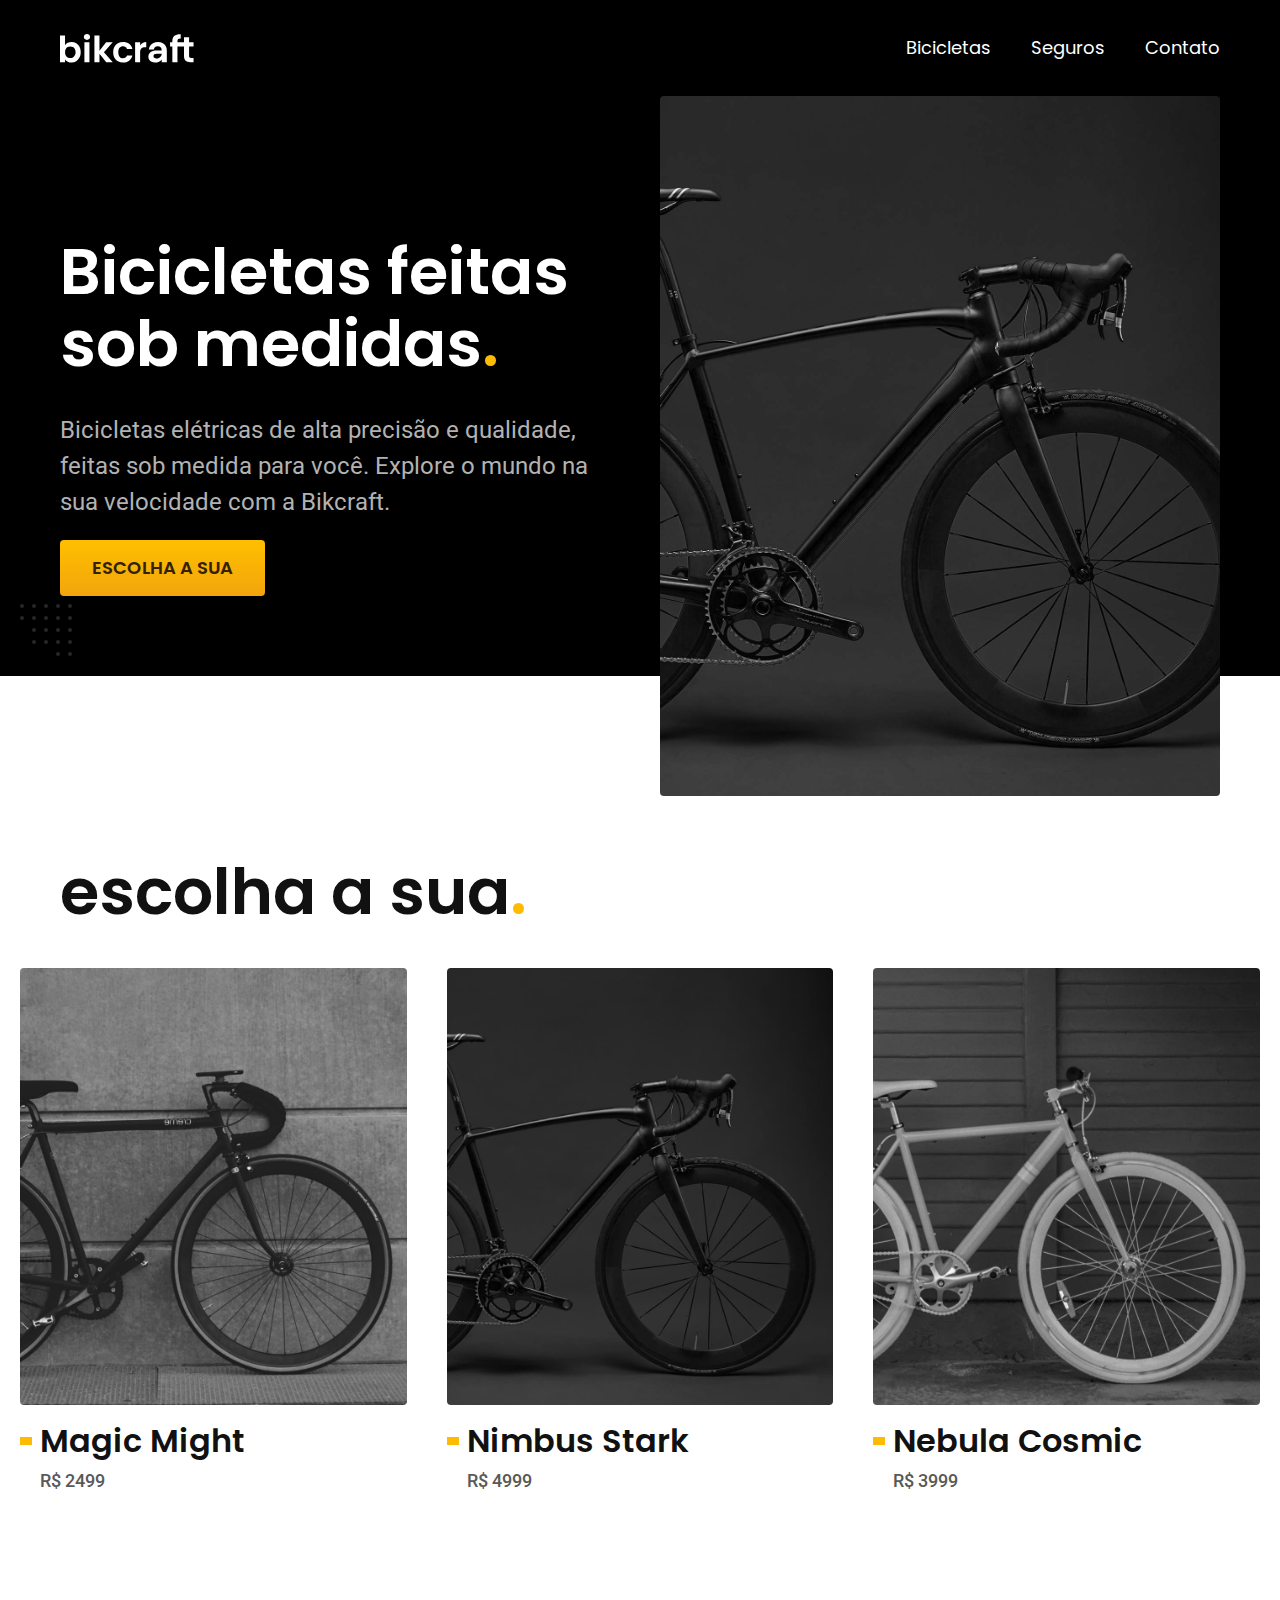
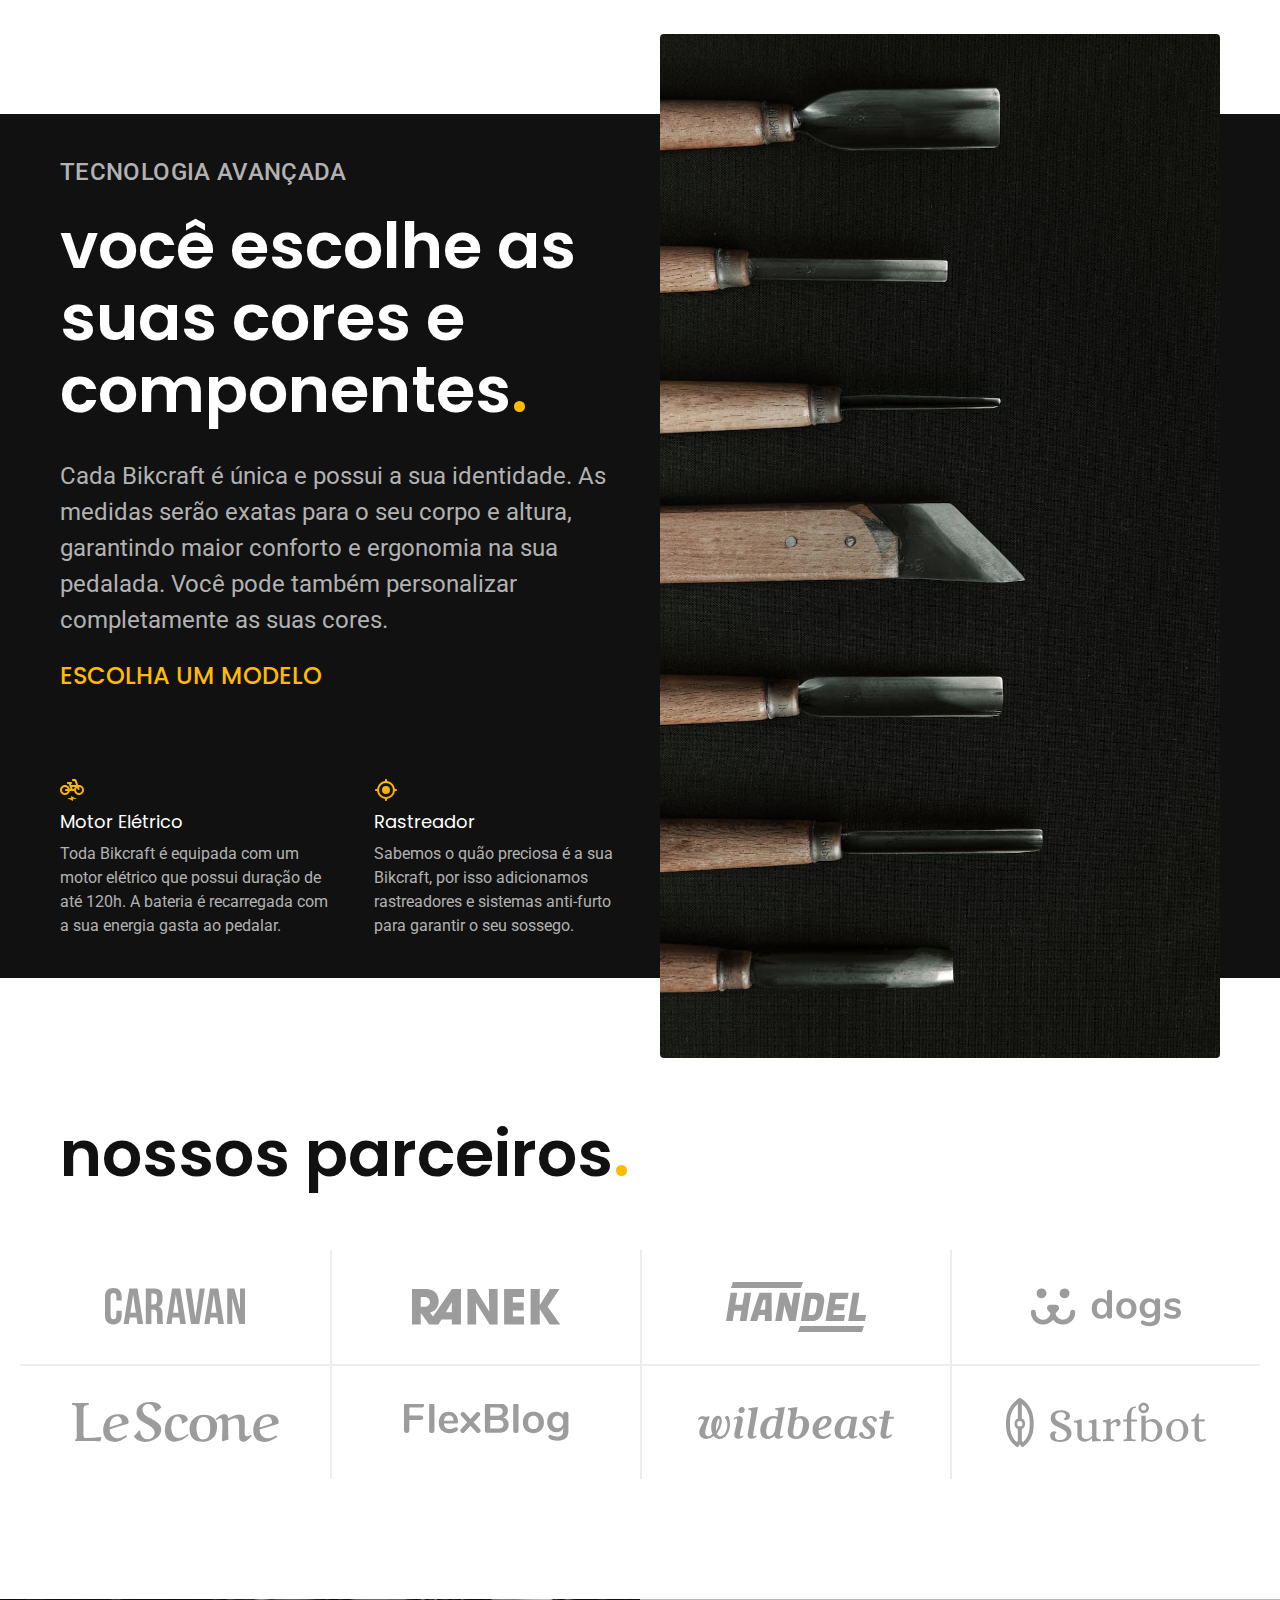
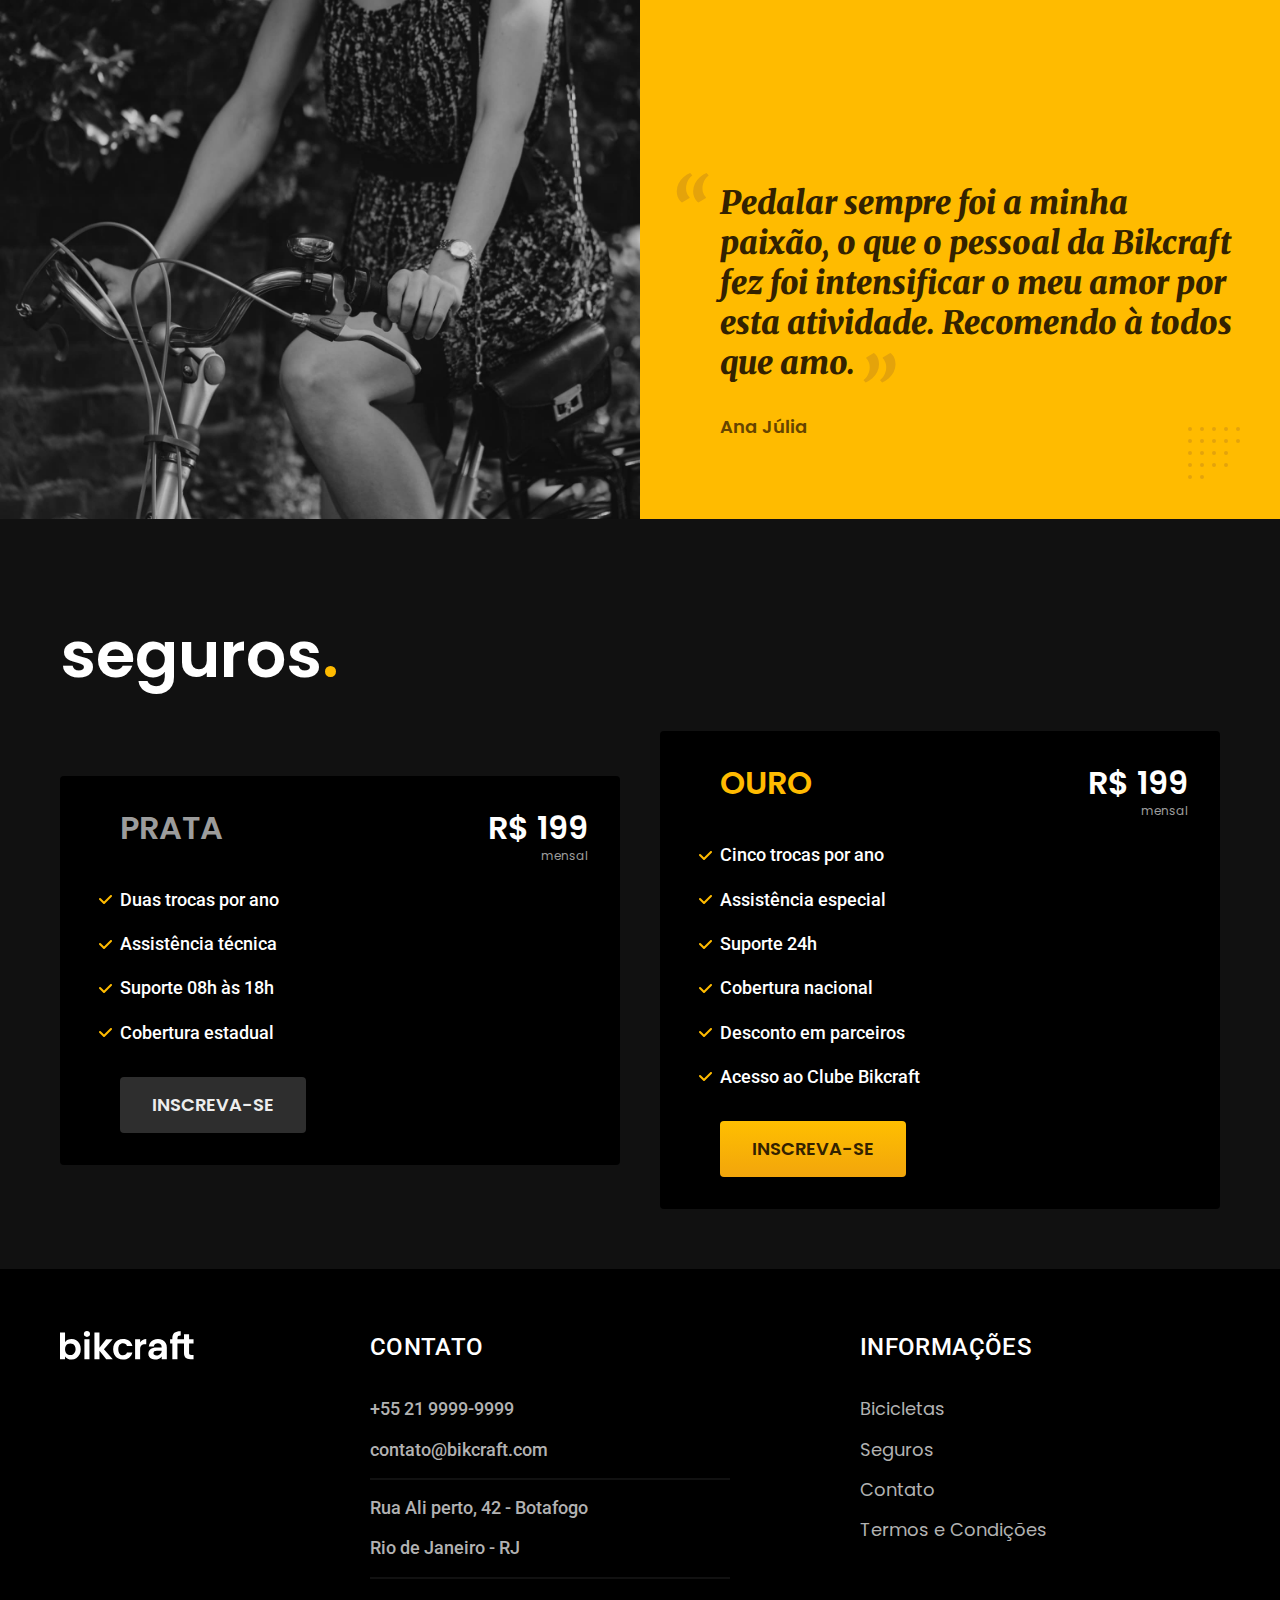
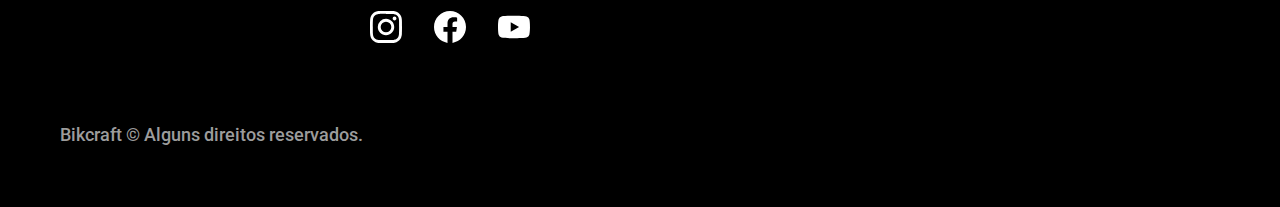
<file: index.html>
<!DOCTYPE html>
<html lang="pt-br">

<head>
  <meta charset="UTF-8">
  <meta name="viewport" content="width=device-width, initial-scale=1.0">
  <title>Bikcraft - Bicicletas Elétricas</title>
  <meta name="description" content="Bicicletas elétricas de alta precisão e qualidade,  feitas sob medida para o cliente. Explore o mundo na sua velocidade com a Bikcraft.">

  <link rel="preload" href="./css/style.css" as="style">
  <link rel="stylesheet" href="./css/style.css">

  <link rel="preconnect" href="https://fonts.googleapis.com">
  <link rel="preconnect" href="https://fonts.gstatic.com" crossorigin>
  <link href="https://fonts.googleapis.com/css2?family=Merriweather:ital,wght@1,900&family=Poppins:wght@500;600&family=Roboto:wght@400;500&display=swap" rel="stylesheet">
</head>

<body>
  <header class="header-bg">
    <div class="header container">
      <a href="./">
        <img src="./img/bikcraft.svg" alt="Bikcraft" width="136" height="32">
      </a>

      <nav aria-label="primaria">
        <ul class="header-menu font-1-m cor-0">
          <li><a href="./bicicletas.html">Bicicletas</a></li>
          <li><a href="./seguros.html">Seguros</a></li>
          <li><a href="./contato.html">Contato</a></li>
        </ul>
      </nav>
    </div>
  </header>

  <main class="introducao-bg">
    <div class="introducao container">
      <div class="introducao-conteudo">
        <h1 class="font-1-xxl cor-0">Bicicletas feitas sob medidas<span class="cor-p1">.</span></h1>
        <p class="font-2-l cor-5">Bicicletas elétricas de alta precisão e qualidade, feitas sob medida para você. Explore o mundo na sua velocidade com a Bikcraft.</p>
        <a class="botao" href="./bicicletas.html">Escolha a sua</a>
      </div>
      <picture>
        <source media="(max-width: 800px)" srcset="./img/bicicletas/nimbus.jpg">
        <img src="./img/fotos/introducao.jpg" width="640" height="800" alt="Bicicleta elétrica preta">
      </picture>
    </div>
  </main>

  <article class="bicicletas-lista">
    <h2 class="container font-1-xxl">escolha a sua<span class="cor-p1">.</span></h2>
    <ul>
      <li>
        <a href="./bicicletas/magic.html">
          <img src="./img/bicicletas/magic-home.jpg" width="460" height="520" alt="Bicicleta preta">
          <h3 class="font-1-xl">Magic Might</h3>
          <span class="font-2-m cor-8">R$ 2499</span>
        </a>
      </li>
      <li>
        <a href="./bicicletas/magic.html">
          <img src="./img/bicicletas/nimbus-home.jpg" width="460" height="520" alt="Bicicleta preta">
          <h3 class="font-1-xl">Nimbus Stark</h3>
          <span class="font-2-m cor-8">R$ 4999</span>
        </a>
      </li>
      <li>
        <a href="./bicicletas/magic.html">
          <img src="./img/bicicletas/nebula-home.jpg" width="460" height="520" alt="Bicicleta preta">
          <h3 class="font-1-xl">Nebula Cosmic</h3>
          <span class="font-2-m cor-8">R$ 3999</span>
        </a>
      </li>
    </ul>
  </article>

  <article class="tecnologia-bg">
    <div class="tecnologia container">
      <div class="tecnologia-conteudo">
        <span class="font-2-l-b cor-5"> Tecnologia Avançada</span>
        <h2 class="font-1-xxl cor-0">você escolhe as suas cores e componentes<span class="cor-p1">.</span></h2>
        <p class="font-2-l cor-5">Cada Bikcraft é única e possui a sua identidade. As medidas serão exatas para o seu corpo e altura, garantindo maior conforto e ergonomia na sua pedalada. Você pode também personalizar completamente as suas cores.</p>
        <a class="link" href="./bicicletas.html">Escolha um modelo</a>
        <div class="tecnologia-vantagens">
          <div>
            <img src="./img/icones/eletrica.svg" alt="" width="24" height="24">
            <h3 class="font-1-m cor-0">Motor Elétrico</h3>
            <p class="font-2-s cor-5">Toda Bikcraft é equipada com um motor elétrico que possui duração de até 120h. A bateria é recarregada com a sua energia gasta ao pedalar.</p>
          </div>
          <div>
            <img src="./img/icones/rastreador.svg" alt="" width="24" height="24">
            <h3 class="font-1-m cor-0">Rastreador</h3>
            <p class="font-2-s cor-5">Sabemos o quão preciosa é a sua Bikcraft, por isso adicionamos rastreadores e sistemas anti-furto para garantir o seu sossego.</p>
          </div>
        </div>
      </div>
      <div class="tecnologia-imagem">
        <img src="./img/fotos/tecnologia.jpg" alt="" width="700" height="1120">
      </div>
    </div>
  </article>

  <section class="parceiros" aria-label="Nossos Parceiros">
    <h2 class="container font-1-xxl">nossos parceiros<span class="cor-p1">.</span></h2>
    <ul>
      <li><img src="./img/parceiros/caravan.svg" alt="Caravan" width="140" height="38"></li>
      <li><img src="./img/parceiros/ranek.svg" alt="Ranek" width="149" height="36"></li>
      <li><img src="./img/parceiros/handel.svg" alt="Handel" width="140" height="50"></li>
      <li><img src="./img/parceiros/dogs.svg" alt="Dogs" width="152" height="39"></li>
      <li><img src="./img/parceiros/lescone.svg" alt="LeScone" width="208" height="41"></li>
      <li><img src="./img/parceiros/flexblog.svg" alt="FlexBlog" width="165" height="38"></li>
      <li><img src="./img/parceiros/wildbeast.svg" alt="Wildbeast" width="196" height="34"></li>
      <li><img src="./img/parceiros/surfbot.svg" alt="Surfbot" width="200" height="49"></li>
    </ul>
  </section>

  <section class="depoimento" aria-label="Depoimento">
    <div>
      <img src="./img/fotos/depoimento.jpg" alt="Pessoa pedalando uma bicicleta Bikcraft" width="780" height="680">
    </div>
    <div class="depoimento-conteudo">
      <blockquote class="font-1-xl cor-p5">
        <p>Pedalar sempre foi a minha paixão, o que o pessoal da Bikcraft fez foi intensificar o meu amor por esta atividade. Recomendo à todos que amo.</p>
      </blockquote>
      <span class="font-1-m-b cor-p4">Ana Júlia</span>
    </div>
  </section>

  <article class="seguros-bg">
    <div class="seguros container">
      <h2 class="font-1-xxl cor-0">seguros<span class="cor-p1">.</span></h2>
      <div class="seguros-item">
        <h3 class="font-1-xl cor-6">PRATA</h3>
        <span class="font-1-xl cor-0">R$ 199 <span class="font-1-xs cor-6">mensal</span></span>
        <ul class="font-2-m cor-0">
          <li>Duas trocas por ano</li>
          <li>Assistência técnica</li>
          <li>Suporte 08h às 18h</li>
          <li>Cobertura estadual</li>
        </ul>
        <a class="botao secundario" href="./orcamento.html">Inscreva-se</a>
      </div>

      <div class="seguros-item">
        <h3 class="font-1-xl cor-p1">OURO</h3>
        <span class="font-1-xl cor-0">R$ 199 <span class="font-1-xs cor-6">mensal</span></span>
        <ul class="font-2-m cor-0">
          <li>Cinco trocas por ano</li>
          <li>Assistência especial</li>
          <li>Suporte 24h</li>
          <li>Cobertura nacional</li>
          <li>Desconto em parceiros</li>
          <li>Acesso ao Clube Bikcraft</li>
        </ul>
        <a class="botao" href="./orcamento.html">Inscreva-se</a>
      </div>
    </div>
  </article>

  <footer class="footer-bg">
    <div class="footer container">
      <img src="./img/bikcraft.svg" width="136" height="32" alt="Bikcraft">
      <div class="footer-contato">
        <h3 class="font-2-l-b cor-0">Contato</h3>
        <ul class="font-2-m cor-5">
          <li><a href="tel:+5521999999999">+55 21 9999-9999</a></li>
          <li><a href="mailto:contato@bikcraft.com">contato@bikcraft.com</a></li>
          <li>Rua Ali perto, 42 - Botafogo</li>
          <li>Rio de Janeiro - RJ</li>
        </ul>
        <div class="footer-redes">
          <a href="./">
            <img src="./img/redes/instagram.svg" alt="Instagram" width="32" height="32">
          </a>
          <a href="./">
            <img src="./img/redes/facebook.svg" alt="Facebook" width="32" height="32">
          </a>
          <a href="./">
            <img src="./img/redes/youtube.svg" alt="Youtube" width="32" height="32">
          </a>
        </div>
      </div>
      <div class="footer-informacoes">
        <h3 class="font-2-l-b cor-0">Informações</h3>
        <nav>
          <ul class="font-1-m cor-5">
            <li><a href="./bicicletas.html">Bicicletas</a></li>
            <li><a href="./seguros.html">Seguros</a></li>
            <li><a href="./contato.html">Contato</a></li>
            <li><a href="./termos.html">Termos e Condições</a></li>
          </ul>
        </nav>
      </div>
      <p class="footer-copy font-2-m cor-6">Bikcraft © Alguns direitos reservados.</p>
    </div>
  </footer>
</body>

</html>
</file>
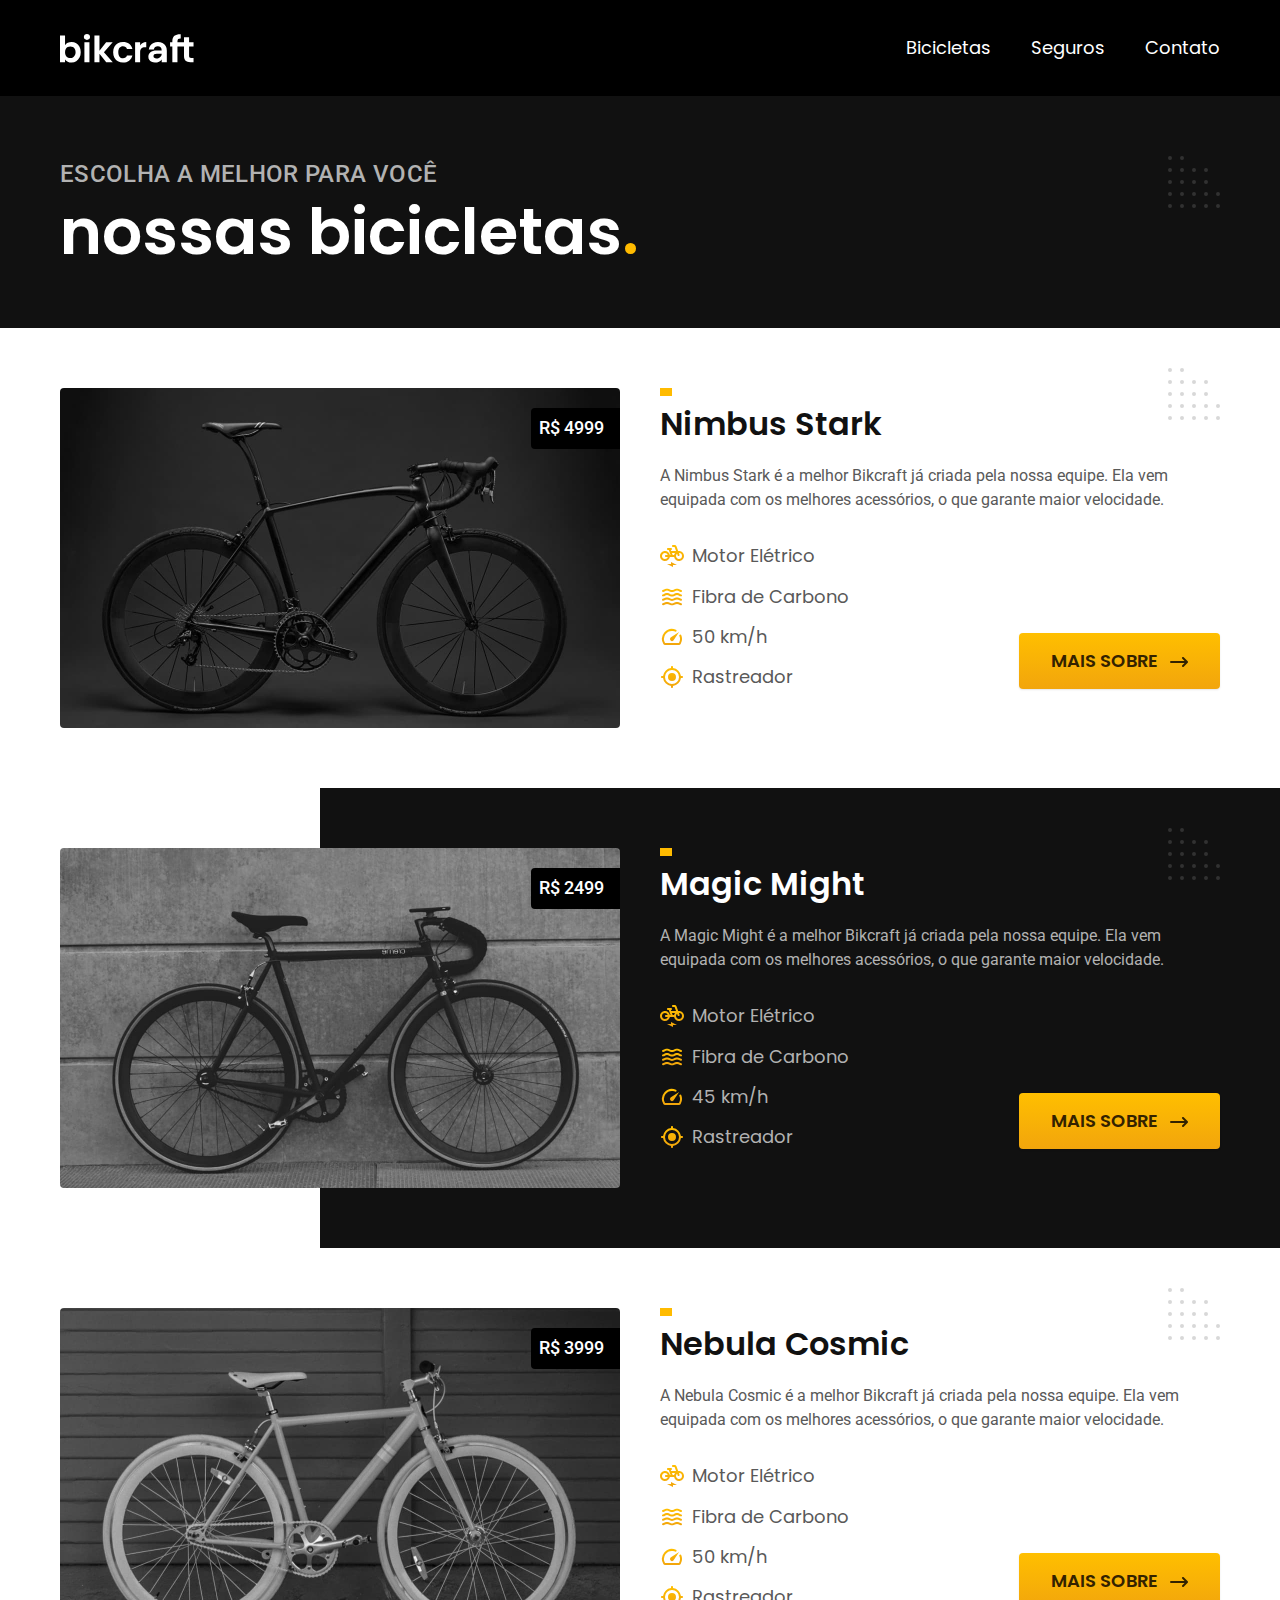
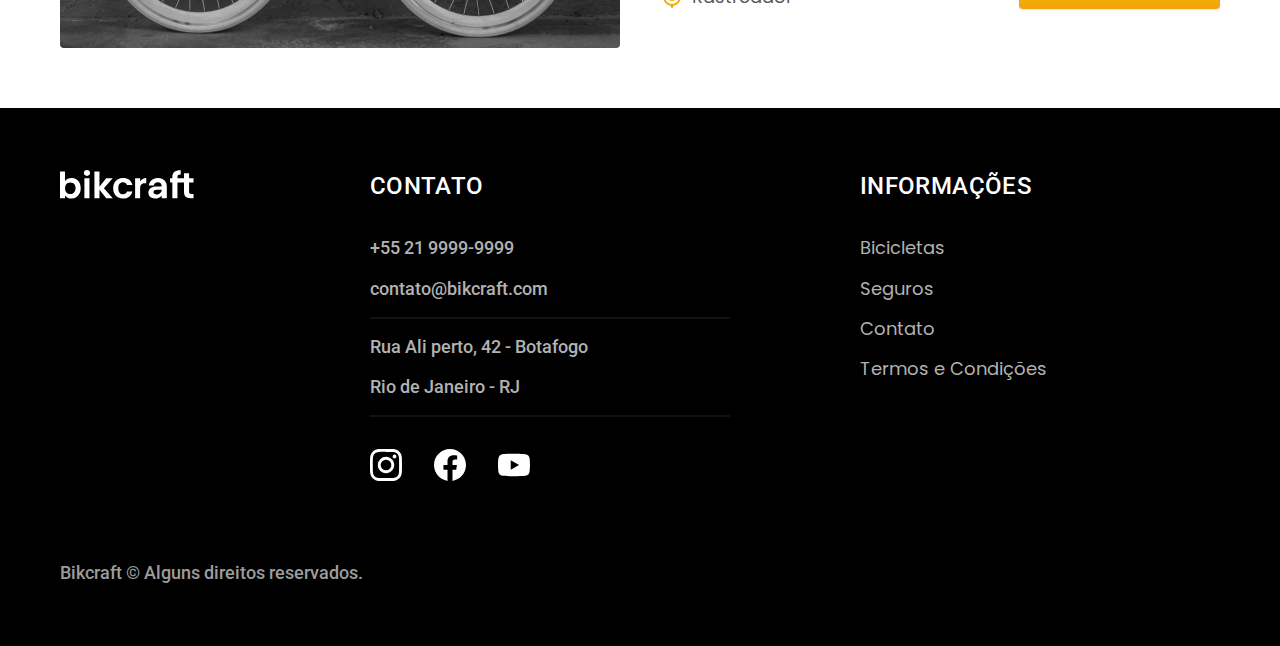
<file: bicicletas.html>
<!DOCTYPE html>
<html lang="pt-br">

<head>
  <meta charset="UTF-8">
  <meta name="viewport" content="width=device-width, initial-scale=1.0">
  <title>Bicicletas - Bikcraft</title>
  <meta name="description" content="Termos e Condições.">

  <link rel="preload" href="./css/style.css" as="style">
  <link rel="stylesheet" href="./css/style.css">

  <link rel="preconnect" href="https://fonts.googleapis.com">
  <link rel="preconnect" href="https://fonts.gstatic.com" crossorigin>
  <link href="https://fonts.googleapis.com/css2?family=Merriweather:ital,wght@1,900&family=Poppins:wght@500;600&family=Roboto:wght@400;500&display=swap" rel="stylesheet">
</head>

<body id="bicicletas">
  <header class="header-bg">
    <div class="header container">
      <a href="./">
        <img src="./img/bikcraft.svg" alt="Bikcraft" width="136" height="32">
      </a>

      <nav aria-label="primaria">
        <ul class="header-menu font-1-m cor-0">
          <li><a href="./bicicletas.html">Bicicletas</a></li>
          <li><a href="./seguros.html">Seguros</a></li>
          <li><a href="./contato.html">Contato</a></li>
        </ul>
      </nav>
    </div>
  </header>

  <main>
    <div class="titulo-bg">
      <div class="titulo container">
        <p class="font-2-l-b cor-5">Escolha a melhor para você</p>
        <h1 class="font-1-xxl cor-0">nossas bicicletas<span class="cor-p1">.</span></h1>
      </div>
    </div>

    <div class="bicicletas container">
      <div class="bicicletas-imagem">
        <img src="./img/bicicletas/nimbus.jpg" width="1120" height="680" alt="Bicicleta preta">
        <span class="font-2-m cor-0">R$ 4999</span>
      </div>
      <div class="bicicletas-conteudo">
        <h2 class="font-1-xl">Nimbus Stark</h2>
        <p class="font-2-s cor-8">A Nimbus Stark é a melhor Bikcraft já criada pela nossa equipe. Ela vem equipada com os melhores acessórios, o que garante maior velocidade.</p>
        <ul class="font-1-m cor-8">
          <li><img src="./img/icones/eletrica.svg" width="32" height="32" alt=""><span>Motor Elétrico</span></li>
          <li><img src="./img/icones/carbono.svg" width="32" height="32" alt=""><span>Fibra de Carbono</span></li>
          <li><img src="./img/icones/velocidade.svg" width="32" height="32" alt=""><span>50 km/h</span></li>
          <li><img src="./img/icones/rastreador.svg" width="32" height="32" alt=""><span>Rastreador</span></li>
        </ul>
        <a class="botao seta" href="./bicicletas/nimbus.html">Mais Sobre</a>
      </div>
    </div>

    <div class="bicicletas-bg">
      <div class="bicicletas container">
        <div class="bicicletas-imagem">
          <img src="./img/bicicletas/magic.jpg" width="1120" height="680" alt="Bicicleta preta">
          <span class="font-2-m cor-0">R$ 2499</span>
        </div>
        <div class="bicicletas-conteudo">
          <h2 class="font-1-xl cor-0">Magic Might</h2>
          <p class="font-2-s cor-5">A Magic Might é a melhor Bikcraft já criada pela nossa equipe. Ela vem equipada com os melhores acessórios, o que garante maior velocidade.</p>
          <ul class="font-1-m cor-5">
            <li><img src="./img/icones/eletrica.svg" width="32" height="32" alt=""><span>Motor Elétrico</span></li>
            <li><img src="./img/icones/carbono.svg" width="32" height="32" alt=""><span>Fibra de Carbono</span></li>
            <li><img src="./img/icones/velocidade.svg" width="32" height="32" alt=""><span>45 km/h</span></li>
            <li><img src="./img/icones/rastreador.svg" width="32" height="32" alt=""><span>Rastreador</span></li>
          </ul>
          <a class="botao seta" href="./bicicletas/magic.html">Mais Sobre</a>
        </div>
      </div>
    </div>

    <div class="bicicletas container">
      <div class="bicicletas-imagem">
        <img src="./img/bicicletas/nebula.jpg" width="1120" height="680" alt="Bicicleta preta">
        <span class="font-2-m cor-0">R$ 3999</span>
      </div>
      <div class="bicicletas-conteudo">
        <h2 class="font-1-xl">Nebula Cosmic</h2>
        <p class="font-2-s cor-8">A Nebula Cosmic é a melhor Bikcraft já criada pela nossa equipe. Ela vem equipada com os melhores acessórios, o que garante maior velocidade.</p>
        <ul class="font-1-m cor-8">
          <li><img src="./img/icones/eletrica.svg" width="32" height="32" alt=""><span>Motor Elétrico</span></li>
          <li><img src="./img/icones/carbono.svg" width="32" height="32" alt=""><span>Fibra de Carbono</span></li>
          <li><img src="./img/icones/velocidade.svg" width="32" height="32" alt=""><span>50 km/h</span></li>
          <li><img src="./img/icones/rastreador.svg" width="32" height="32" alt=""><span>Rastreador</span></li>
        </ul>
        <a class="botao seta" href="./bicicletas/nebula.html">Mais Sobre</a>
      </div>
    </div>
  </main>

  <footer class="footer-bg">
    <div class="footer container">
      <img src="./img/bikcraft.svg" alt="Bikcraft">
      <div class="footer-contato">
        <h3 class="font-2-l-b cor-0">Contato</h3>
        <ul class="font-2-m cor-5">
          <li><a href="tel:+5521999999999">+55 21 9999-9999</a></li>
          <li><a href="mailto:contato@bikcraft.com">contato@bikcraft.com</a></li>
          <li>Rua Ali perto, 42 - Botafogo</li>
          <li>Rio de Janeiro - RJ</li>
        </ul>
        <div class="footer-redes">
          <a href="./">
            <img src="./img/redes/instagram.svg" width="32" height="32" alt="Instagram">
          </a>
          <a href="./">
            <img src="./img/redes/facebook.svg" width="32" height="32" alt="Facebook">
          </a>
          <a href="./">
            <img src="./img/redes/youtube.svg" width="32" height="32" alt="Youtube">
          </a>
        </div>
      </div>
      <div class="footer-informacoes">
        <h3 class="font-2-l-b cor-0">Informações</h3>
        <nav>
          <ul class="font-1-m cor-5">
            <li><a href="./bicicletas.html">Bicicletas</a></li>
            <li><a href="./seguros.html">Seguros</a></li>
            <li><a href="./contato.html">Contato</a></li>
            <li><a href="./termos.html">Termos e Condições</a></li>
          </ul>
        </nav>
      </div>
      <p class="footer-copy font-2-m cor-6">Bikcraft © Alguns direitos reservados.</p>
    </div>
  </footer>
</file>
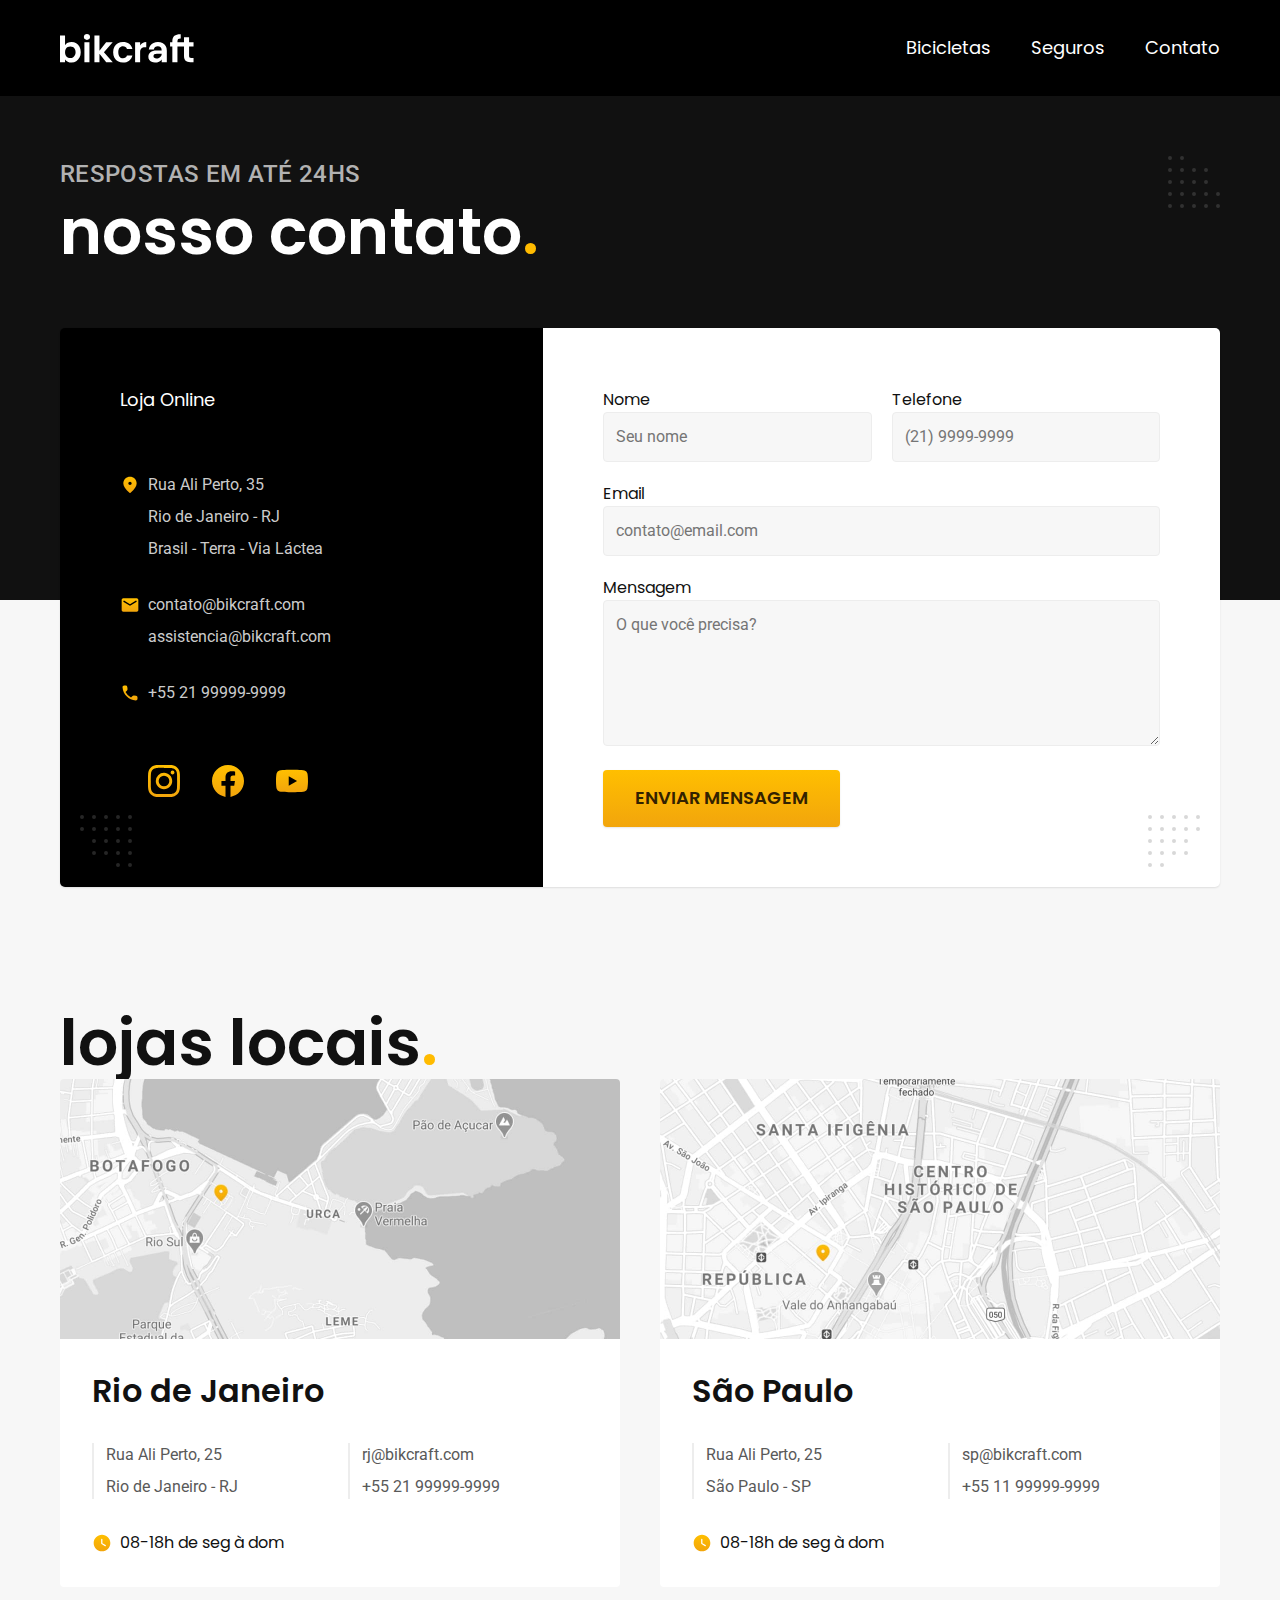
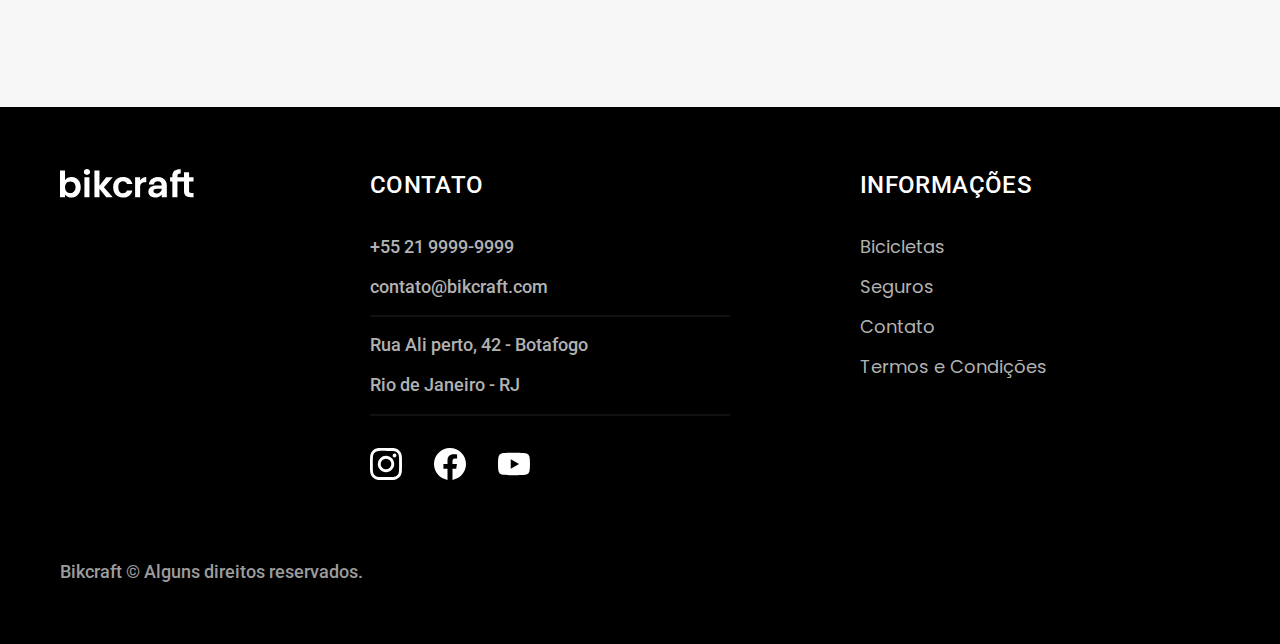
<file: contato.html>
<!DOCTYPE html>
<html lang="pt-br">

<head>
  <meta charset="UTF-8">
  <meta name="viewport" content="width=device-width, initial-scale=1.0">
  <title>Contato - Bikcraft</title>
  <meta name="description" content="Contato.">

  <link rel="preload" href="./css/style.css" as="style">
  <link rel="stylesheet" href="./css/style.css">

  <link rel="preconnect" href="https://fonts.googleapis.com">
  <link rel="preconnect" href="https://fonts.gstatic.com" crossorigin>
  <link href="https://fonts.googleapis.com/css2?family=Merriweather:ital,wght@1,900&family=Poppins:wght@500;600&family=Roboto:wght@400;500&display=swap" rel="stylesheet">
</head>

<body id="contato">
  <header class="header-bg">
    <div class="header container">
      <a href="./">
        <img src="./img/bikcraft.svg" width="136" height="32" alt="Bikcraft">
      </a>

      <nav aria-label="primaria">
        <ul class="header-menu font-1-m cor-0">
          <li><a href="./bicicletas.html">Bicicletas</a></li>
          <li><a href="./seguros.html">Seguros</a></li>
          <li><a href="./contato.html">Contato</a></li>
        </ul>
      </nav>
    </div>
  </header>

  <main>
    <div class="titulo-bg">
      <div class="titulo container">
        <p class="font-2-l-b cor-5">Respostas em até 24hs</p>
        <h1 class="font-1-xxl cor-0">nosso contato<span class="cor-p1">.</span></h1>
      </div>
    </div>

    <div class="contato container">
      <section class="contato-dados" aria-label="Endereço">
        <h2 class="font-1-m cor-0">Loja Online</h2>
        <div class="contato-endereco font-2-s cor-4">
          <p>Rua Ali Perto, 35</p>
          <p>Rio de Janeiro - RJ</p>
          <p>Brasil - Terra - Via Láctea</p>
        </div>
        <address class="contato-meios font-2-s cor-4">
          <a href="mailto:contato@bikcraft.com">contato@bikcraft.com</a>
          <a href="mailto:contato@bikcraft.com">assistencia@bikcraft.com</a>
          <a href="tel:+5521999999999">+55 21 99999-9999</a>
        </address>
        <div class="contato-redes">
          <a href="./">
            <img src="./img/redes/instagram-p.svg" width="32" height="32" alt="Instagram">
          </a>
          <a href="./">
            <img src="./img/redes/facebook-p.svg" width="32" height="32" alt="Facebook">
          </a>
          <a href="./">
            <img src="./img/redes/youtube-p.svg" width="32" height="32" alt="Youtube">
          </a>
        </div>
      </section>

      <section class="contato-formulario" aria-label="Formulário">
        <form class="form" action="./">
          <div>
            <label for="nome">Nome</label>
            <input type="text" id="nome" name="nome" placeholder="Seu nome">
          </div>
          <div>
            <label for="telefone">Telefone</label>
            <input type="text" id="telefone" name="telefone" placeholder="(21) 9999-9999">
          </div>
          <div class="col-2">
            <label for="email">Email</label>
            <input type="email" id="email" name="email" placeholder="contato@email.com">
          </div>
          <div class="col-2">
            <label for="mensagem">Mensagem</label>
            <textarea id="mensagem" name="mensagem" placeholder="O que você precisa?" rows="5"></textarea>
          </div>
          <button class="botao col-2">Enviar Mensagem</button>
        </form>
      </section>
    </div>
  </main>

  <article class="lojas container">
    <h2 class="font-1-xxl">lojas locais<span class="cor-p1">.</span></h2>
    <div class="lojas-item">
      <img src="./img/lojas/rj.jpg" width="1120" height="520" alt="mapa marcando o endereço em Rua Ali Perto, 25 - Rio de Janeiro">
      <div class="lojas-conteudo">
        <h3 class="font-1-xl">Rio de Janeiro</h3>
        <div class="lojas-dados font-2-s cor-8">
          <p>Rua Ali Perto, 25</p>
          <p>Rio de Janeiro - RJ</p>
        </div>
        <div class="lojas-dados font-2-s cor-8">
          <a href="mailto:rj@bikcraft.com">rj@bikcraft.com</a>
          <a href="tel:+5521999999999">+55 21 99999-9999</a>
        </div>
        <p class="lojas-tempo font-1-s"> <img src="./img/icones/horario.svg" width="20" height="20" alt=""> 08-18h de seg à dom</p>
      </div>
    </div>

    <div class="lojas-item">
      <img src="./img/lojas/sp.jpg" width="1120" height="520" alt="mapa marcando o endereço em Rua Ali Perto, 25 - São Paulo">
      <div class="lojas-conteudo">
        <h3 class="font-1-xl">São Paulo</h3>
        <div class="lojas-dados font-2-s cor-8">
          <p>Rua Ali Perto, 25</p>
          <p>São Paulo - SP</p>
        </div>
        <div class="lojas-dados font-2-s cor-8">
          <a href="mailto:sp@bikcraft.com">sp@bikcraft.com</a>
          <a href="tel:+5511999999999">+55 11 99999-9999</a>
        </div>
        <p class="lojas-tempo font-1-s"><img src="./img/icones/horario.svg" width="20" height="20" alt=""> 08-18h de seg à dom</p>
      </div>
    </div>
  </article>

  <footer class="footer-bg">
    <div class="footer container">
      <img src="./img/bikcraft.svg" width="136" height="32" alt="Bikcraft">
      <div class="footer-contato">
        <h3 class="font-2-l-b cor-0">Contato</h3>
        <ul class="font-2-m cor-5">
          <li><a href="tel:+5521999999999">+55 21 9999-9999</a></li>
          <li><a href="mailto:contato@bikcraft.com">contato@bikcraft.com</a></li>
          <li>Rua Ali perto, 42 - Botafogo</li>
          <li>Rio de Janeiro - RJ</li>
        </ul>
        <div class="footer-redes">
          <a href="./">
            <img src="./img/redes/instagram.svg" width="32" height="32" alt="Instagram">
          </a>
          <a href="./">
            <img src="./img/redes/facebook.svg" width="32" height="32" alt="Facebook">
          </a>
          <a href="./">
            <img src="./img/redes/youtube.svg" width="32" height="32" alt="Youtube">
          </a>
        </div>
      </div>
      <div class="footer-informacoes">
        <h3 class="font-2-l-b cor-0">Informações</h3>
        <nav>
          <ul class="font-1-m cor-5">
            <li><a href="./bicicletas.html">Bicicletas</a></li>
            <li><a href="./seguros.html">Seguros</a></li>
            <li><a href="./contato.html">Contato</a></li>
            <li><a href="./termos.html">Termos e Condições</a></li>
          </ul>
        </nav>
      </div>
      <p class="footer-copy font-2-m cor-6">Bikcraft © Alguns direitos reservados.</p>
    </div>
  </footer>
</file>
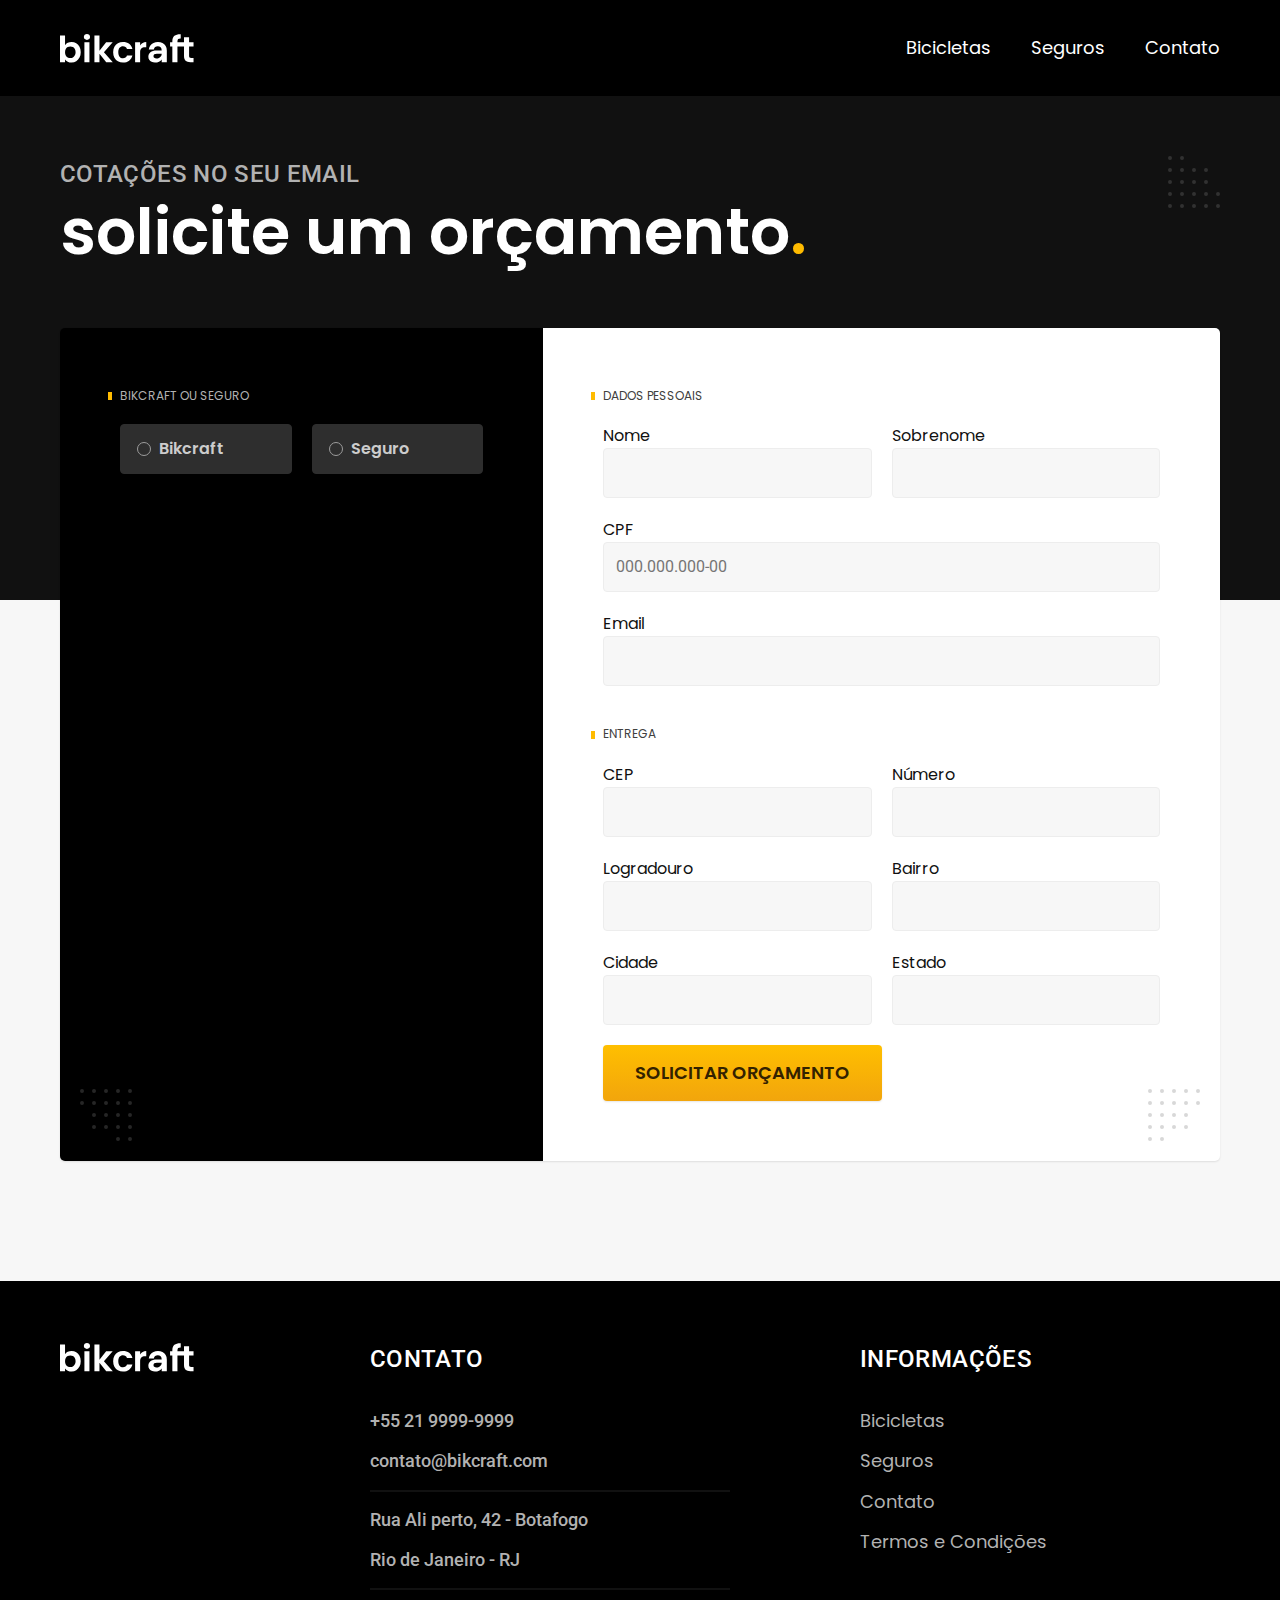
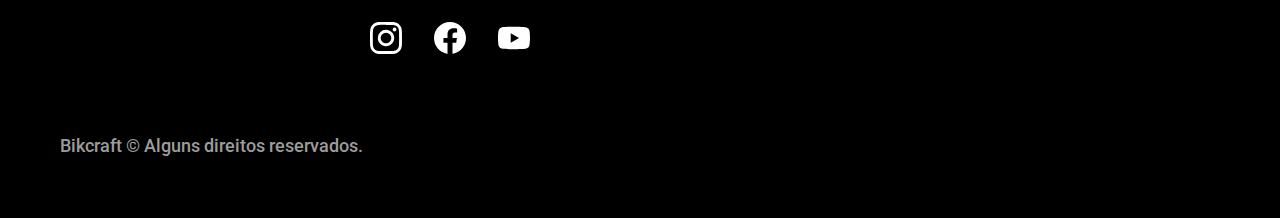
<file: orcamento.html>
<!DOCTYPE html>
<html lang="pt-br">

<head>
  <meta charset="UTF-8">
  <meta name="viewport" content="width=device-width, initial-scale=1.0">
  <title>Termos e Condições - Bikcraft</title>
  <meta name="description" content="Termos e Condições.">

  <link rel="preload" href="./css/style.css" as="style">
  <link rel="stylesheet" href="./css/style.css">

  <link rel="preconnect" href="https://fonts.googleapis.com">
  <link rel="preconnect" href="https://fonts.gstatic.com" crossorigin>
  <link href="https://fonts.googleapis.com/css2?family=Merriweather:ital,wght@1,900&family=Poppins:wght@500;600&family=Roboto:wght@400;500&display=swap" rel="stylesheet">
</head>

<body id="orcamento">
  <header class="header-bg">
    <div class="header container">
      <a href="./">
        <img src="./img/bikcraft.svg" alt="Bikcraft">
      </a>

      <nav aria-label="primaria">
        <ul class="header-menu font-1-m cor-0">
          <li><a href="./bicicletas.html">Bicicletas</a></li>
          <li><a href="./seguros.html">Seguros</a></li>
          <li><a href="./contato.html">Contato</a></li>
        </ul>
      </nav>
    </div>
  </header>

  <main>
    <div class="titulo-bg">
      <div class="titulo container">
        <p class="font-2-l-b cor-5">Cotações no seu email</p>
        <h1 class="font-1-xxl cor-0">solicite um orçamento<span class="cor-p1">.</span></h1>
      </div>
    </div>

    <form class="orcamento container" action="./">
      <div class="orcamento-produto">
        <h2 class="font-1-xs cor-5">Bikcraft ou Seguro</h2>

        <input type="radio" name="tipo" value="bikcraft" id="bikcraft">
        <label for="bikcraft">Bikcraft</label>

        <input type="radio" name="tipo" value="seguro" id="seguro">
        <label for="seguro">Seguro</label>

        <div class="orcamento-conteudo" id="orcamento-bikcraft">
          <h2 class="font-1-xs cor-5">Escolha a sua</h2>

          <input type="radio" name="produto" value="nimbus" id="nimbus">
          <label for="nimbus">Nimbus Stark <span>R$ 4999</span></label>
          <div class="orcamento-detalhes">
            <ul>
              <li><img src="./img/icones/eletrica.svg" width="32" height="32" alt="">Motor Elétrico</li>
              <li><img src="./img/icones/carbono.svg" width="32" height="32" alt="">Fibra de Carbono</li>
              <li><img src="./img/icones/velocidade.svg" width="32" height="32" alt="">50 km/h</li>
              <li><img src="./img/icones/rastreador.svg" width="32" height="32" alt="">rastreador</li>
            </ul>
            <img src="./img/bicicletas/nimbus.jpg" width="1120" height="680" alt="Bicicleta preta">
          </div>

          <input type="radio" name="produto" value="magic" id="magic">
          <label for="magic">Magic Might <span>R$ 2499</span></label>
          <div class="orcamento-detalhes">
            <ul>
              <li><img src="./img/icones/eletrica.svg" width="32" height="32" alt="">Motor Elétrico</li>
              <li><img src="./img/icones/carbono.svg" width="32" height="32" alt="">Fibra de Carbono</li>
              <li><img src="./img/icones/velocidade.svg" width="32" height="32" alt="">45 km/h</li>
              <li><img src="./img/icones/rastreador.svg" width="32" height="32" alt="">rastreador</li>
            </ul>
            <img src="./img/bicicletas/magic.jpg" width="1120" height="680" alt="Bicicleta preta">
          </div>

          <input type="radio" name="produto" value="nebula" id="nebula">
          <label for="nebula">Nebula Cosmic <span>R$ 3999</span></label>
          <div class="orcamento-detalhes">
            <ul>
              <li><img src="./img/icones/eletrica.svg" width="32" height="32" alt="">Motor Elétrico</li>
              <li><img src="./img/icones/carbono.svg" width="32" height="32" alt="">Fibra de Carbono</li>
              <li><img src="./img/icones/velocidade.svg" width="32" height="32" alt="">40 km/h</li>
              <li><img src="./img/icones/rastreador.svg" width="32" height="32" alt="">rastreador</li>
            </ul>
            <img src="./img/bicicletas/nebula.jpg" width="1120" height="680" alt="Bicicleta branca">
          </div>
        </div>

        <div class="orcamento-conteudo" id="orcamento-seguro">
          <h2 class="font-1-xs cor-5">Escolha o plano</h2>

          <input type="radio" name="produto" value="prata" id="prata">
          <label for="prata">Prata <span>R$ 199</span></label>

          <input type="radio" name="produto" value="ouro" id="ouro">
          <label for="ouro">Ouro <span>R$ 299</span></label>
        </div>
      </div>

      <div class="orcamento-dados form">
        <h2 class="font-1-xs cor-9 col-2">dados pessoais</h2>
        <div>
          <label for="nome">Nome</label>
          <input type="text" id="nome" name="nome">
        </div>
        <div>
          <label for="sobrenome">Sobrenome</label>
          <input type="text" id="sobrenome" name="sobrenome">
        </div>
        <div class="col-2">
          <label for="cpf">CPF</label>
          <input type="text" id="cpf" name="cpf" placeholder="000.000.000-00">
        </div>
        <div class="col-2">
          <label for="email">Email</label>
          <input type="email" id="email" name="email">
        </div>
        <h2 class="font-1-xs cor-9 col-2">Entrega</h2>
        <div>
          <label for="cep">CEP</label>
          <input type="text" id="cep" name="cep">
        </div>
        <div>
          <label for="numero">Número</label>
          <input type="text" id="numero" name="numero">
        </div>
        <div>
          <label for="logradouro">Logradouro</label>
          <input type="text" id="logradouro" name="logradouro">
        </div>
        <div>
          <label for="bairro">Bairro</label>
          <input type="text" id="bairro" name="bairro">
        </div>
        <div>
          <label for="cidade">Cidade</label>
          <input type="text" id="cidade" name="cidade">
        </div>
        <div>
          <label for="estado">Estado</label>
          <input type="text" id="estado" name="estado">
        </div>
        <button class="botao col-2">Solicitar Orçamento</button>
      </div>
    </form>
  </main>

  <footer class="footer-bg">
    <div class="footer container">
      <img src="./img/bikcraft.svg" width="136" height="32" alt="Bikcraft">
      <div class="footer-contato">
        <h3 class="font-2-l-b cor-0">Contato</h3>
        <ul class="font-2-m cor-5">
          <li><a href="tel:+5521999999999">+55 21 9999-9999</a></li>
          <li><a href="mailto:contato@bikcraft.com">contato@bikcraft.com</a></li>
          <li>Rua Ali perto, 42 - Botafogo</li>
          <li>Rio de Janeiro - RJ</li>
        </ul>
        <div class="footer-redes">
          <a href="./">
            <img src="./img/redes/instagram.svg" width="32" height="32" alt="Instagram">
          </a>
          <a href="./">
            <img src="./img/redes/facebook.svg" width="32" height="32" alt="Facebook">
          </a>
          <a href="./">
            <img src="./img/redes/youtube.svg" width="32" height="32" alt="Youtube">
          </a>
        </div>
      </div>
      <div class="footer-informacoes">
        <h3 class="font-2-l-b cor-0">Informações</h3>
        <nav>
          <ul class="font-1-m cor-5">
            <li><a href="./bicicletas.html">Bicicletas</a></li>
            <li><a href="./seguros.html">Seguros</a></li>
            <li><a href="./contato.html">Contato</a></li>
            <li><a href="./termos.html">Termos e Condições</a></li>
          </ul>
        </nav>
      </div>
      <p class="footer-copy font-2-m cor-6">Bikcraft © Alguns direitos reservados.</p>
    </div>
  </footer>
</file>
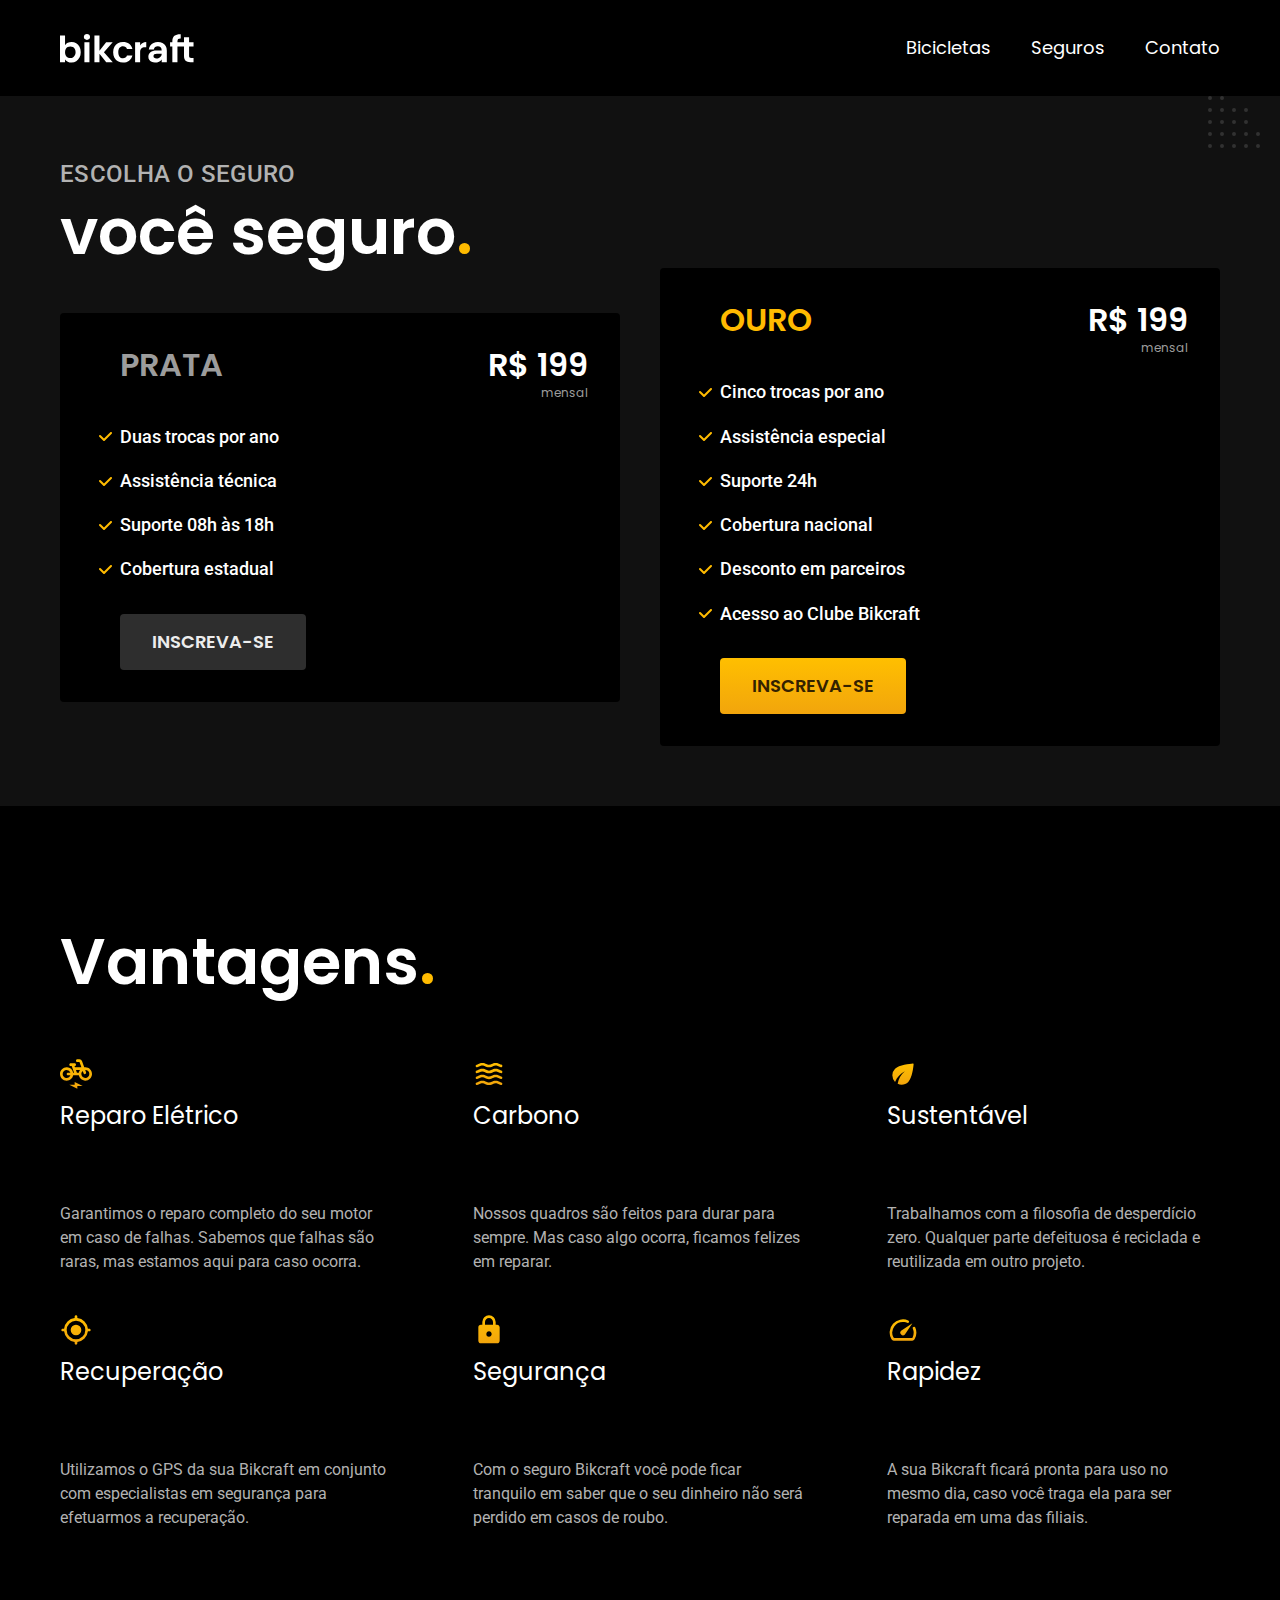
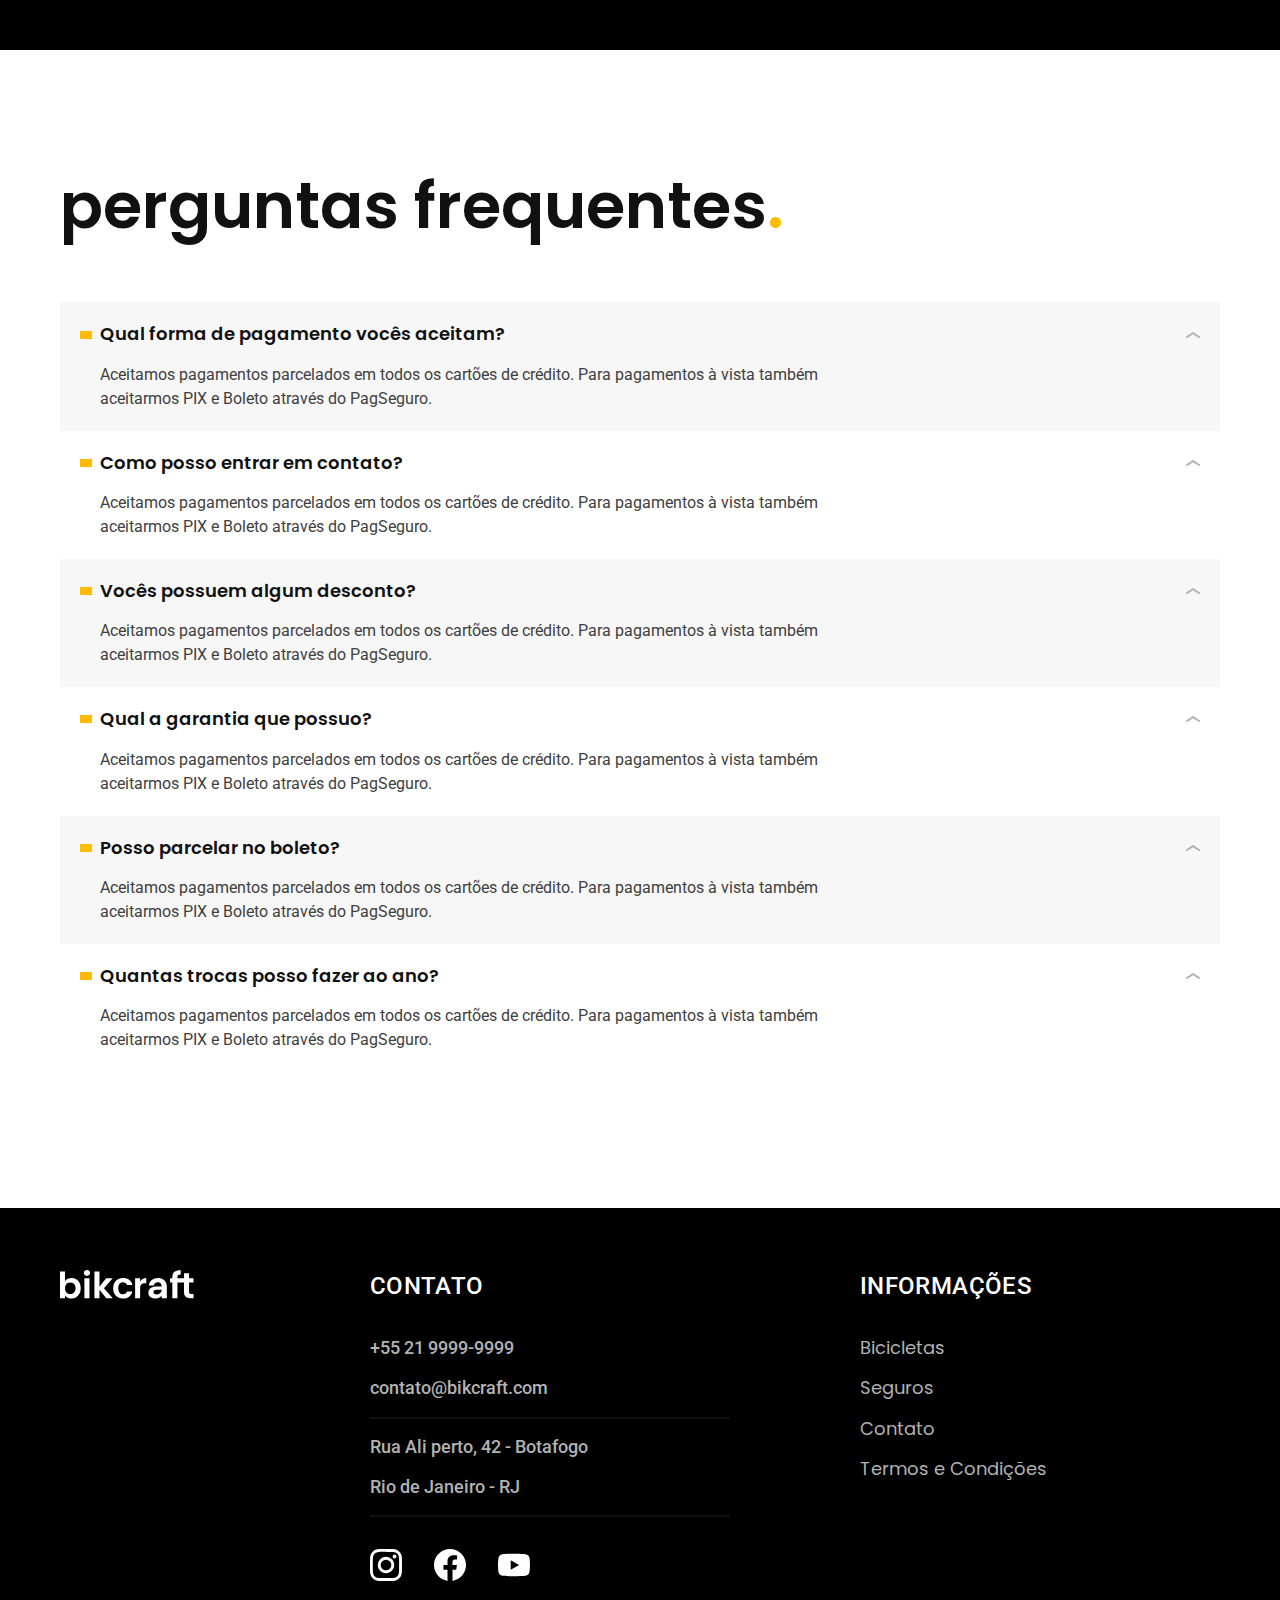
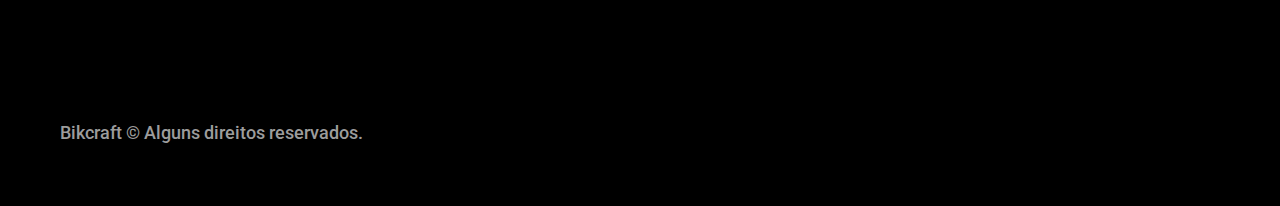
<file: seguros.html>
<!DOCTYPE html>
<html lang="pt-br">

<head>
  <meta charset="UTF-8">
  <meta name="viewport" content="width=device-width, initial-scale=1.0">
  <title>Seguros - Bikcraft</title>
  <meta name="description" content="Termos e Condições.">

  <link rel="preload" href="./css/style.css" as="style">
  <link rel="stylesheet" href="./css/style.css">

  <link rel="preconnect" href="https://fonts.googleapis.com">
  <link rel="preconnect" href="https://fonts.gstatic.com" crossorigin>
  <link href="https://fonts.googleapis.com/css2?family=Merriweather:ital,wght@1,900&family=Poppins:wght@500;600&family=Roboto:wght@400;500&display=swap" rel="stylesheet">
</head>

<body id="seguros">
  <header class="header-bg">
    <div class="header container">
      <a href="./">
        <img src="./img/bikcraft.svg" alt="Bikcraft" width="136" height="32">
      </a>

      <nav aria-label="primaria">
        <ul class="header-menu font-1-m cor-0">
          <li><a href="./bicicletas.html">Bicicletas</a></li>
          <li><a href="./seguros.html">Seguros</a></li>
          <li><a href="./contato.html">Contato</a></li>
        </ul>
      </nav>
    </div>
  </header>

  <main class="seguros-bg">
    <div class="titulo">
      <div class="container">
        <p class="font-2-l-b cor-5">Escolha o seguro</p>
        <h1 class="font-1-xxl cor-0">você seguro<span class="cor-p1">.</span></h1>
      </div>
    </div>

    <div class="seguros container">
      <div class="seguros-item">
        <h3 class="font-1-xl cor-6">PRATA</h3>
        <span class="font-1-xl cor-0">R$ 199 <span class="font-1-xs cor-6">mensal</span></span>
        <ul class="font-2-m cor-0">
          <li>Duas trocas por ano</li>
          <li>Assistência técnica</li>
          <li>Suporte 08h às 18h</li>
          <li>Cobertura estadual</li>
        </ul>
        <a class="botao secundario" href="./orcamento.html">Inscreva-se</a>
      </div>

      <div class="seguros-item">
        <h3 class="font-1-xl cor-p1">OURO</h3>
        <span class="font-1-xl cor-0">R$ 199 <span class="font-1-xs cor-6">mensal</span></span>
        <ul class="font-2-m cor-0">
          <li>Cinco trocas por ano</li>
          <li>Assistência especial</li>
          <li>Suporte 24h</li>
          <li>Cobertura nacional</li>
          <li>Desconto em parceiros</li>
          <li>Acesso ao Clube Bikcraft</li>
        </ul>
        <a class="botao" href="./orcamento.html">Inscreva-se</a>
      </div>
    </div>
  </main>

  <article class="vantagens-bg">
    <div class="vantagens container">
      <h2 class="font-1-xxl cor-0">Vantagens<span class="cor-p1">.</span></h2>
      <ul>
        <li>
          <img src="./img/icones/eletrica.svg" width="32" height="32" alt="">
          <h3 class="font-1-l cor-0">Reparo Elétrico</h3>
          <p class="font-2-s cor-5">Garantimos o reparo completo do seu motor em caso de falhas. Sabemos que falhas são raras, mas estamos aqui para caso ocorra.</p>
        </li>
        <li>
          <img src="./img/icones/carbono.svg" width="32" height="32" alt="">
          <h3 class="font-1-l cor-0">Carbono</h3>
          <p class="font-2-s cor-5">Nossos quadros são feitos para durar para sempre. Mas caso algo ocorra, ficamos felizes em reparar.</p>
        </li>
        <li>
          <img src="./img/icones/sustentavel.svg" width="32" height="32" alt="">
          <h3 class="font-1-l cor-0">Sustentável</h3>
          <p class="font-2-s cor-5">Trabalhamos com a filosofia de desperdício zero. Qualquer parte defeituosa é reciclada e reutilizada em outro projeto.</p>
        </li>
        <li>
          <img src="./img/icones/rastreador.svg" width="32" height="32" alt="">
          <h3 class="font-1-l cor-0">Recuperação</h3>
          <p class="font-2-s cor-5">Utilizamos o GPS da sua Bikcraft em conjunto com especialistas em segurança para efetuarmos a recuperação.</p>
        </li>
        <li>
          <img src="./img/icones/seguro.svg" width="32" height="32" alt="">
          <h3 class="font-1-l cor-0">Segurança</h3>
          <p class="font-2-s cor-5">Com o seguro Bikcraft você pode ficar tranquilo em saber que o seu dinheiro não será perdido em casos de roubo.</p>
        </li>
        <li>
          <img src="./img/icones/velocidade.svg" width="32" height="32" alt="">
          <h3 class="font-1-l cor-0">Rapidez</h3>
          <p class="font-2-s cor-5">A sua Bikcraft ficará pronta para uso no mesmo dia, caso você traga ela para ser reparada em uma das filiais.</p>
        </li>
      </ul>
    </div>
  </article>

  <article class="perguntas container">
    <h2 class="font-1-xxl">perguntas frequentes<span class="cor-p1">.</span></h2>
    <dl>
      <div>
        <dt class="font-1-m-b">Qual forma de pagamento vocês aceitam?</dt>
        <dd class="font-2-s cor-9">Aceitamos pagamentos parcelados em todos os cartões de crédito. Para pagamentos à vista também aceitarmos PIX e Boleto através do PagSeguro.</dd>
      </div>
      <div>
        <dt class="font-1-m-b">Como posso entrar em contato?</dt>
        <dd class="font-2-s cor-9">Aceitamos pagamentos parcelados em todos os cartões de crédito. Para pagamentos à vista também aceitarmos PIX e Boleto através do PagSeguro.</dd>
      </div>
      <div>
        <dt class="font-1-m-b">Vocês possuem algum desconto?</dt>
        <dd class="font-2-s cor-9">Aceitamos pagamentos parcelados em todos os cartões de crédito. Para pagamentos à vista também aceitarmos PIX e Boleto através do PagSeguro.</dd>
      </div>
      <div>
        <dt class="font-1-m-b">Qual a garantia que possuo?</dt>
        <dd class="font-2-s cor-9">Aceitamos pagamentos parcelados em todos os cartões de crédito. Para pagamentos à vista também aceitarmos PIX e Boleto através do PagSeguro.</dd>
      </div>
      <div>
        <dt class="font-1-m-b">Posso parcelar no boleto?</dt>
        <dd class="font-2-s cor-9">Aceitamos pagamentos parcelados em todos os cartões de crédito. Para pagamentos à vista também aceitarmos PIX e Boleto através do PagSeguro.</dd>
      </div>
      <div>
        <dt class="font-1-m-b">Quantas trocas posso fazer ao ano?</dt>
        <dd class="font-2-s cor-9">Aceitamos pagamentos parcelados em todos os cartões de crédito. Para pagamentos à vista também aceitarmos PIX e Boleto através do PagSeguro.</dd>
      </div>
    </dl>
  </article>

  <footer class="footer-bg">
    <div class="footer container">
      <img src="./img/bikcraft.svg" width="136" height="32" alt="Bikcraft">
      <div class="footer-contato">
        <h3 class="font-2-l-b cor-0">Contato</h3>
        <ul class="font-2-m cor-5">
          <li><a href="tel:+5521999999999">+55 21 9999-9999</a></li>
          <li><a href="mailto:contato@bikcraft.com">contato@bikcraft.com</a></li>
          <li>Rua Ali perto, 42 - Botafogo</li>
          <li>Rio de Janeiro - RJ</li>
        </ul>
        <div class="footer-redes">
          <a href="./">
            <img src="./img/redes/instagram.svg" width="32" height="32" alt="Instagram">
          </a>
          <a href="./">
            <img src="./img/redes/facebook.svg" width="32" height="32" alt="Facebook">
          </a>
          <a href="./">
            <img src="./img/redes/youtube.svg" width="32" height="32" alt="Youtube">
          </a>
        </div>
      </div>
      <div class="footer-informacoes">
        <h3 class="font-2-l-b cor-0">Informações</h3>
        <nav>
          <ul class="font-1-m cor-5">
            <li><a href="./bicicletas.html">Bicicletas</a></li>
            <li><a href="./seguros.html">Seguros</a></li>
            <li><a href="./contato.html">Contato</a></li>
            <li><a href="./termos.html">Termos e Condições</a></li>
          </ul>
        </nav>
      </div>
      <p class="footer-copy font-2-m cor-6">Bikcraft © Alguns direitos reservados.</p>
    </div>
  </footer>
</file>
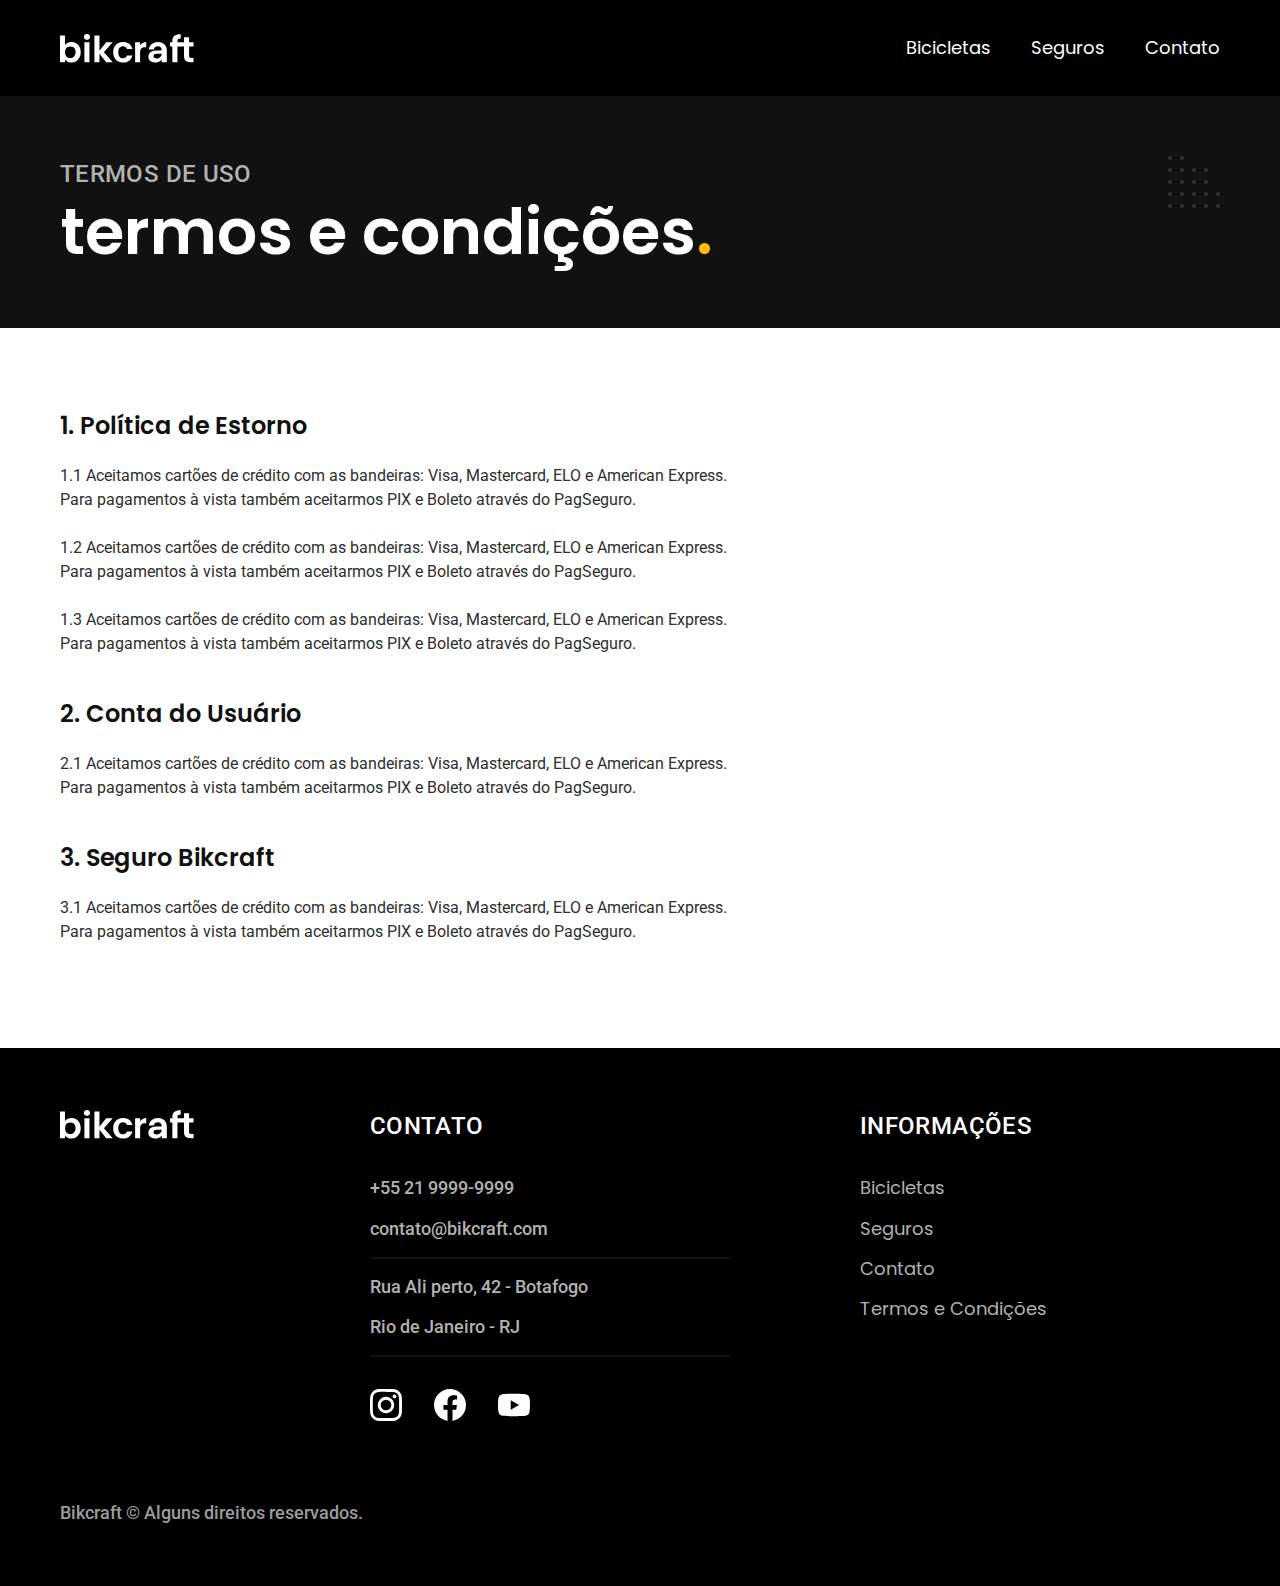
<file: termos.html>
<!DOCTYPE html>
<html lang="pt-br">

<head>
  <meta charset="UTF-8">
  <meta name="viewport" content="width=device-width, initial-scale=1.0">
  <title>Termos e Condições - Bikcraft</title>
  <meta name="description" content="Termos e Condições.">

  <link rel="preload" href="./css/style.css" as="style">
  <link rel="stylesheet" href="./css/style.css">

  <link rel="preconnect" href="https://fonts.googleapis.com">
  <link rel="preconnect" href="https://fonts.gstatic.com" crossorigin>
  <link href="https://fonts.googleapis.com/css2?family=Merriweather:ital,wght@1,900&family=Poppins:wght@500;600&family=Roboto:wght@400;500&display=swap" rel="stylesheet">
</head>

<body id="termos">
  <header class="header-bg">
    <div class="header container">
      <a href="./">
        <img src="./img/bikcraft.svg" width="136" height="32" alt="Bikcraft">
      </a>

      <nav aria-label="primaria">
        <ul class="header-menu font-1-m cor-0">
          <li><a href="./bicicletas.html">Bicicletas</a></li>
          <li><a href="./seguros.html">Seguros</a></li>
          <li><a href="./contato.html">Contato</a></li>
        </ul>
      </nav>
    </div>
  </header>

  <main>
    <div class="titulo-bg">
      <div class="titulo container">
        <p class="font-2-l-b cor-5">Termos de uso</p>
        <h1 class="font-1-xxl cor-0">termos e condições<span class="cor-p1">.</span></h1>
      </div>
    </div>

    <div class="termos font-2-s cor-10 container">
      <h2 class="font-1-l cor-11">1. Política de Estorno</h2>
      <p>1.1 Aceitamos cartões de crédito com as bandeiras: Visa, Mastercard, ELO e American Express. Para pagamentos à vista também aceitarmos PIX e Boleto através do PagSeguro.</p>
      <p>1.2 Aceitamos cartões de crédito com as bandeiras: Visa, Mastercard, ELO e American Express. Para pagamentos à vista também aceitarmos PIX e Boleto através do PagSeguro.</p>
      <p>1.3 Aceitamos cartões de crédito com as bandeiras: Visa, Mastercard, ELO e American Express. Para pagamentos à vista também aceitarmos PIX e Boleto através do PagSeguro.</p>
      <h2 class="font-1-l cor-11">2. Conta do Usuário</h2>
      <p>2.1 Aceitamos cartões de crédito com as bandeiras: Visa, Mastercard, ELO e American Express. Para pagamentos à vista também aceitarmos PIX e Boleto através do PagSeguro.</p>
      <h2 class="font-1-l cor-11">3. Seguro Bikcraft</h2>
      <p>3.1 Aceitamos cartões de crédito com as bandeiras: Visa, Mastercard, ELO e American Express. Para pagamentos à vista também aceitarmos PIX e Boleto através do PagSeguro.</p>
    </div>
  </main>

  <footer class="footer-bg">
    <div class="footer container">
      <img src="./img/bikcraft.svg" width="136" height="32" alt="Bikcraft">
      <div class="footer-contato">
        <h3 class="font-2-l-b cor-0">Contato</h3>
        <ul class="font-2-m cor-5">
          <li><a href="tel:+5521999999999">+55 21 9999-9999</a></li>
          <li><a href="mailto:contato@bikcraft.com">contato@bikcraft.com</a></li>
          <li>Rua Ali perto, 42 - Botafogo</li>
          <li>Rio de Janeiro - RJ</li>
        </ul>
        <div class="footer-redes">
          <a href="./">
            <img src="./img/redes/instagram.svg" width="32" height="32" alt="Instagram">
          </a>
          <a href="./">
            <img src="./img/redes/facebook.svg" width="32" height="32" alt="Facebook">
          </a>
          <a href="./">
            <img src="./img/redes/youtube.svg" width="32" height="32" alt="Youtube">
          </a>
        </div>
      </div>
      <div class="footer-informacoes">
        <h3 class="font-2-l-b cor-0">Informações</h3>
        <nav>
          <ul class="font-1-m cor-5">
            <li><a href="./bicicletas.html">Bicicletas</a></li>
            <li><a href="./seguros.html">Seguros</a></li>
            <li><a href="./contato.html">Contato</a></li>
            <li><a href="./termos.html">Termos e Condições</a></li>
          </ul>
        </nav>
      </div>
      <p class="footer-copy font-2-m cor-6">Bikcraft © Alguns direitos reservados.</p>
    </div>
  </footer>
</file>
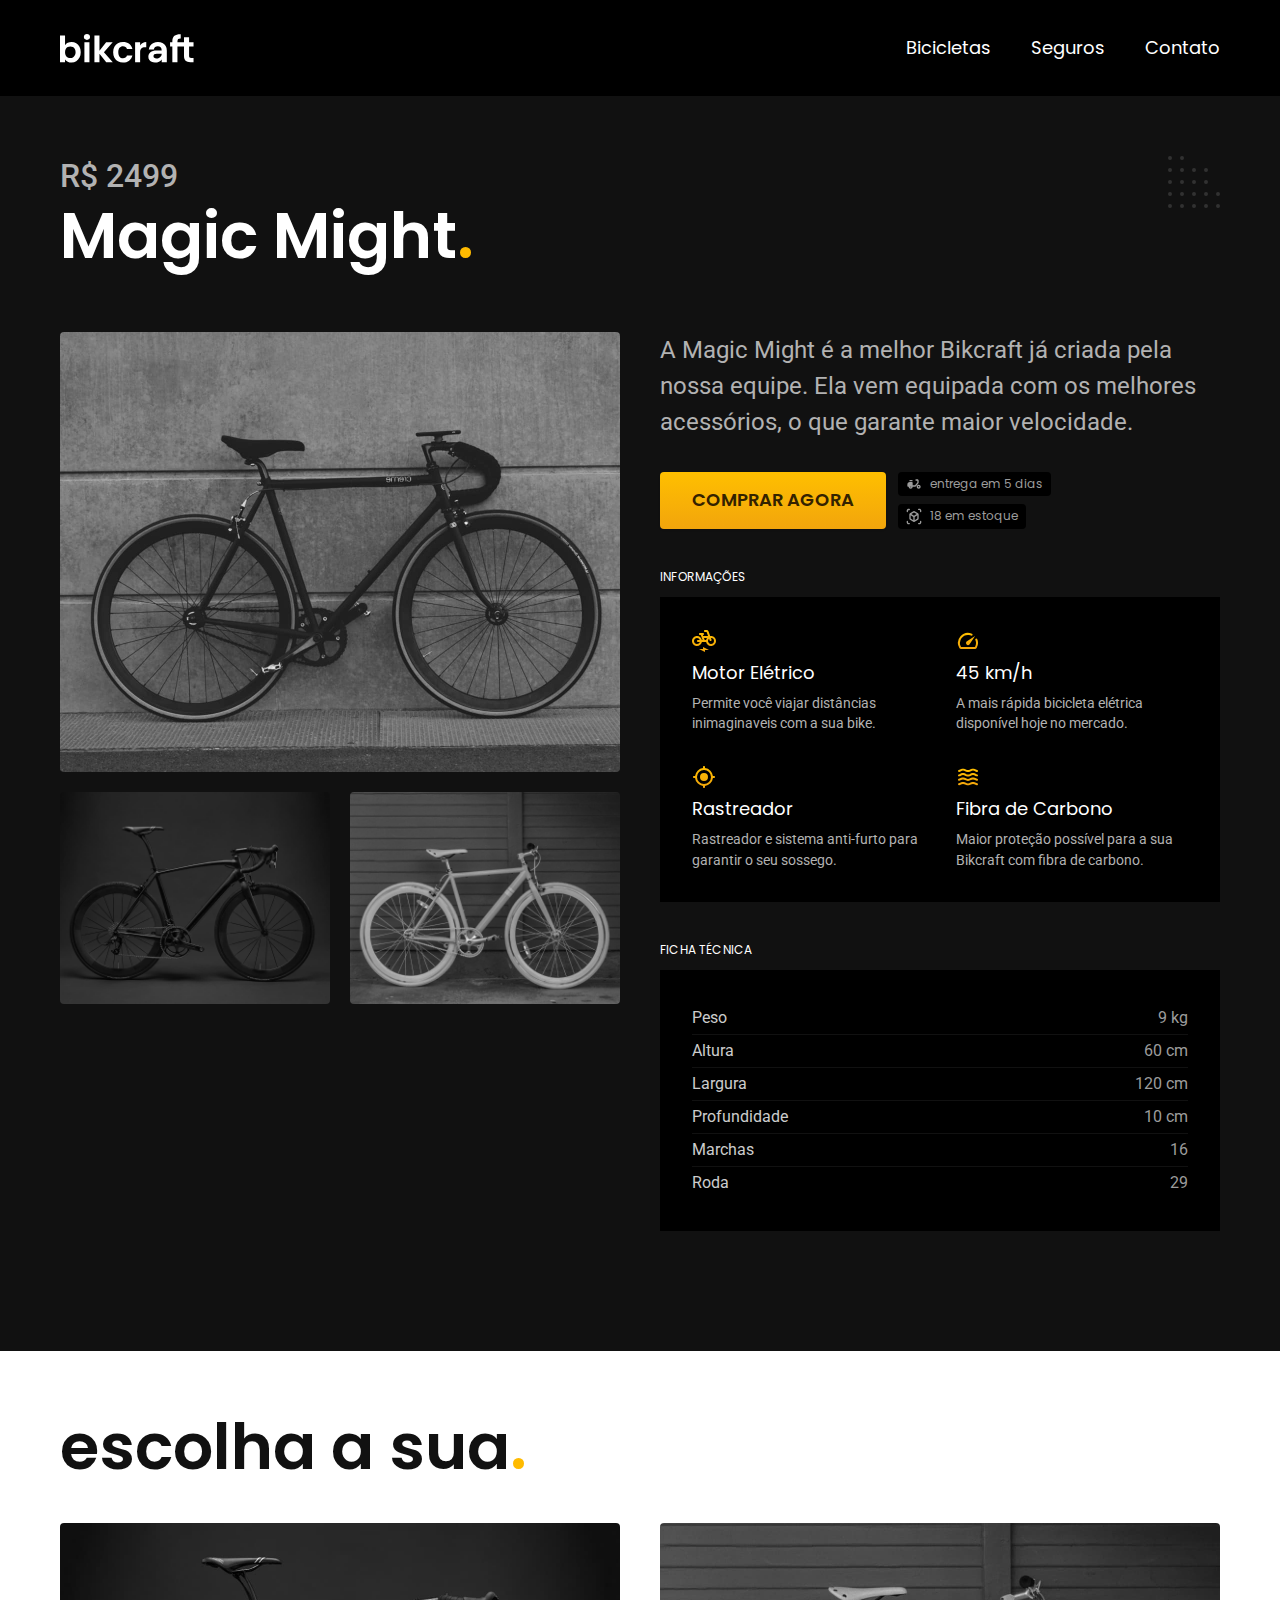
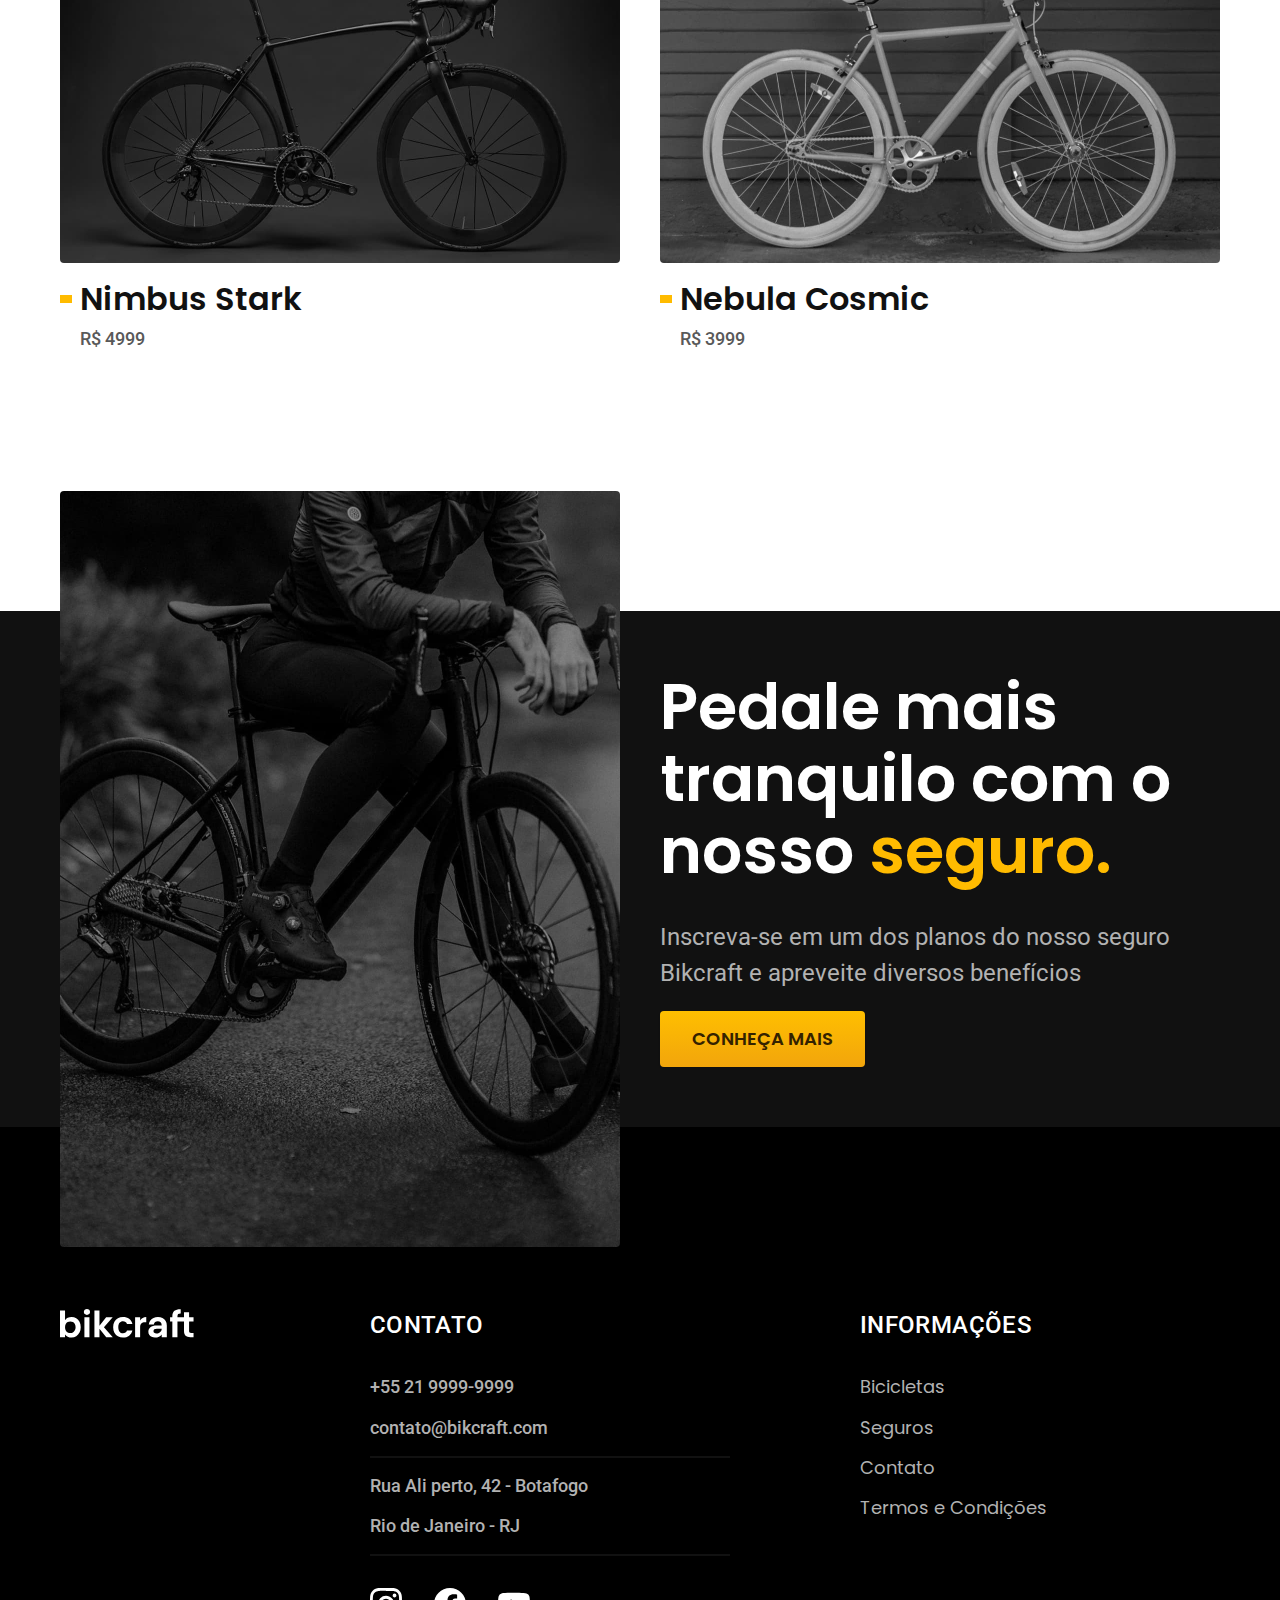
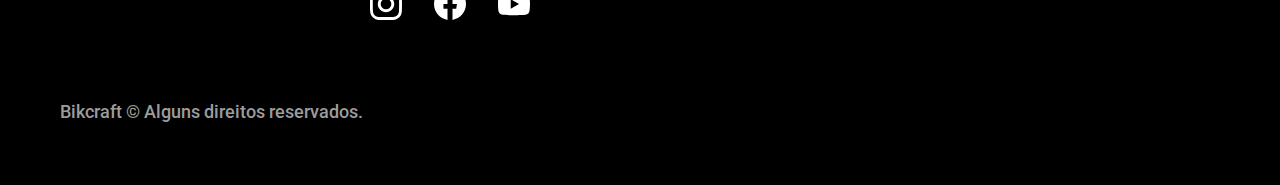
<file: bicicletas/magic.html>
<!DOCTYPE html>
<html lang="pt-br">

<head>
  <meta charset="UTF-8">
  <meta name="viewport" content="width=device-width, initial-scale=1.0">
  <title>Magic - Bikcraft</title>
  <meta name="description" content="Magic.">

  <link rel="preload" as="style" href="../css/style.css">
  <link rel="stylesheet" href="../css/style.css">

  <link rel="preconnect" href="https://fonts.googleapis.com">
  <link rel="preconnect" href="https://fonts.gstatic.com" crossorigin>
  <link href="https://fonts.googleapis.com/css2?family=Merriweather:ital,wght@1,900&family=Poppins:wght@500;600&family=Roboto:wght@400;500&display=swap" rel="stylesheet">
</head>

<body id="bicicleta">
  <header class="header-bg">
    <div class="header container">
      <a href="../">
        <img src="../img/bikcraft.svg" width="136" height="32" alt="Bikcraft">
      </a>

      <nav aria-label="primaria">
        <ul class="header-menu font-1-m cor-0">
          <li><a href="../bicicletas.html">Bicicletas</a></li>
          <li><a href="../seguros.html">Seguros</a></li>
          <li><a href="../contato.html">Contato</a></li>
        </ul>
      </nav>
    </div>
  </header>

  <main class="titulo-bg">
    <div>
      <div class="titulo container">
        <p class="font-2-xl cor-5">R$ 2499</p>
        <h1 class="font-1-xxl cor-0">Magic Might<span class="cor-p1">.</span></h1>
      </div>
    </div>

    <div class="bicicleta container">
      <div class="bicicleta-imagens">
        <img src="../img/bicicleta/nimbus2.jpg" width="1120" height="880" alt="">
        <img src="../img/bicicleta/nimbus1.jpg" width="1120" height="880" alt="">
        <img src="../img/bicicleta/nimbus3.jpg" width="1120" height="880" alt="">
      </div>
      <div class="bicicleta-conteudo">
        <p class="font-2-l cor-5">A Magic Might é a melhor Bikcraft já criada pela nossa equipe. Ela vem equipada com os melhores acessórios, o que garante maior velocidade.</p>
        <div class="bicicleta-comprar">
          <a class="botao" href="..orcamento.html">Comprar Agora</a>
          <span class="font-1-xs cor-6"><img src="../img/icones/entrega.svg" width="16" height="16" alt=""> entrega em 5 dias</span>
          <span class="font-1-xs cor-6"><img src="../img/icones/estoque.svg" width="16" height="16" alt=""> 18 em estoque</span>
        </div>

        <h2 class="font-1-xs cor-0">Informações</h2>
        <ul class="bicicleta-informacoes">
          <li>
            <img src="../img/icones/eletrica.svg" width="32" height="32" alt="">
            <h3 class="font-1-m cor-0">Motor Elétrico</h3>
            <p class="font-2-xs cor-5">Permite você viajar distâncias inimaginaveis com a sua bike.</p>
          </li>
          <li>
            <img src="../img/icones/velocidade.svg" width="32" height="32" alt="">
            <h3 class="font-1-m cor-0">45 km/h</h3>
            <p class="font-2-xs cor-5">A mais rápida bicicleta elétrica disponível hoje no mercado.</p>
          </li>
          <li>
            <img src="../img/icones/rastreador.svg" width="32" height="32" alt="">
            <h3 class="font-1-m cor-0">Rastreador</h3>
            <p class="font-2-xs cor-5">Rastreador e sistema anti-furto para garantir o seu sossego.</p>
          </li>
          <li>
            <img src="../img/icones/carbono.svg" width="32" height="32" alt="">
            <h3 class="font-1-m cor-0">Fibra de Carbono</h3>
            <p class="font-2-xs cor-5">Maior proteção possível para a sua Bikcraft com fibra de carbono.</p>
          </li>
        </ul>
        <h2 class="font-1-xs cor-0">Ficha Técnica</h2>
        <ul class="bicicleta-ficha font-2-s cor-4">
          <li>Peso <span>9 kg</span></li>
          <li>Altura <span>60 cm</span></li>
          <li>Largura <span>120 cm</span></li>
          <li>Profundidade <span>10 cm</span></li>
          <li>Marchas <span>16</span></li>
          <li>Roda <span>29</span></li>
        </ul>
      </div>
    </div>
  </main>

  <article class="bicicletas-lista container">
    <h2 class="font-1-xxl">escolha a sua<span class="cor-p1">.</span></h2>
    <ul>
      <li>
        <a href="./nimbus.html">
          <img src="../img/bicicletas/nimbus.jpg" width="1120" height="880" alt="Bicicleta preta">
          <h3 class="font-1-xl">Nimbus Stark</h3>
          <span class="font-2-m cor-8">R$ 4999</span>
        </a>
      </li>

      <li>
        <a href="./nebula.html">
          <img src="../img/bicicletas/nebula.jpg" width="1120" height="880" alt="Bicicleta preta">
          <h3 class="font-1-xl">Nebula Cosmic</h3>
          <span class="font-2-m cor-8">R$ 3999</span>
        </a>
      </li>
    </ul>
  </article>

  <article class="seguro-bg">
    <div class="seguro container">
      <div class="seguro-imagem">
        <img src="../img/fotos/seguros.jpg" width="1360" height="1512" alt="Pessoa parada em cima de uma bicicleta.">
      </div>
      <div class="seguro-conteudo">
        <h2 class="font-1-xxl cor-0">Pedale mais tranquilo com o nosso <span class="cor-p1">seguro.</span></h2>
        <p class="font-2-l cor-5">Inscreva-se em um dos planos do nosso seguro Bikcraft e apreveite diversos benefícios</p>
        <a class="botao" href="">Conheça Mais</a>
      </div>
    </div>
  </article>

  <footer class="footer-bg">
    <div class="footer container">
      <img src="../img/bikcraft.svg" width="136" height="32" alt="Bikcraft">
      <div class="footer-contato">
        <h3 class="font-2-l-b cor-0">Contato</h3>
        <ul class="font-2-m cor-5">
          <li><a href="tel:+5521999999999">+55 21 9999-9999</a></li>
          <li><a href="mailto:contato@bikcraft.com">contato@bikcraft.com</a></li>
          <li>Rua Ali perto, 42 - Botafogo</li>
          <li>Rio de Janeiro - RJ</li>
        </ul>
        <div class="footer-redes">
          <a href="../">
            <img src="../img/redes/instagram.svg" width="32" height="32" alt="Instagram">
          </a>
          <a href="../">
            <img src="../img/redes/facebook.svg" width="32" height="32" alt="Facebook">
          </a>
          <a href="../">
            <img src="../img/redes/youtube.svg" width="32" height="32" alt="Youtube">
          </a>
        </div>
      </div>
      <div class="footer-informacoes">
        <h3 class="font-2-l-b cor-0">Informações</h3>
        <nav>
          <ul class="font-1-m cor-5">
            <li><a href="../bicicletas.html">Bicicletas</a></li>
            <li><a href="../seguros.html">Seguros</a></li>
            <li><a href="../contato.html">Contato</a></li>
            <li><a href="../termos.html">Termos e Condições</a></li>
          </ul>
        </nav>
      </div>
      <p class="footer-copy font-2-m cor-6">Bikcraft © Alguns direitos reservados.</p>
    </div>
  </footer>
</file>
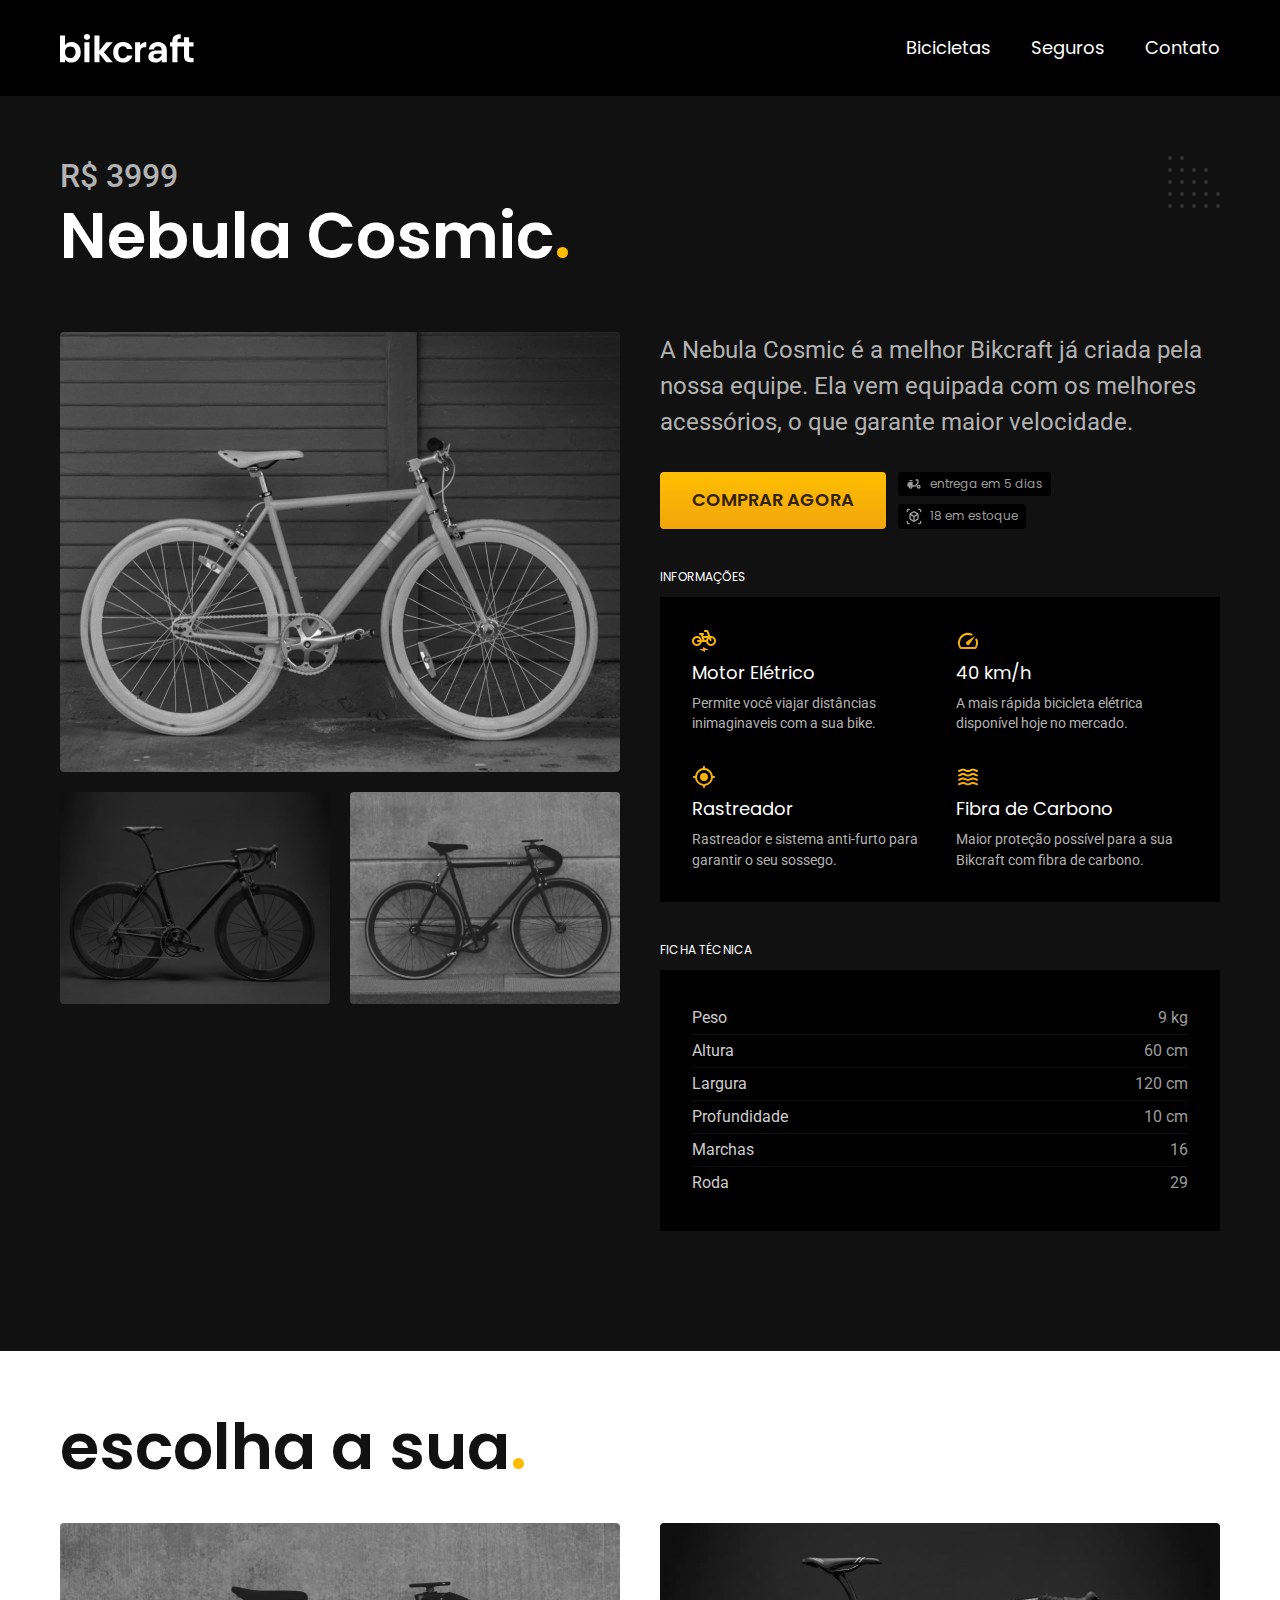
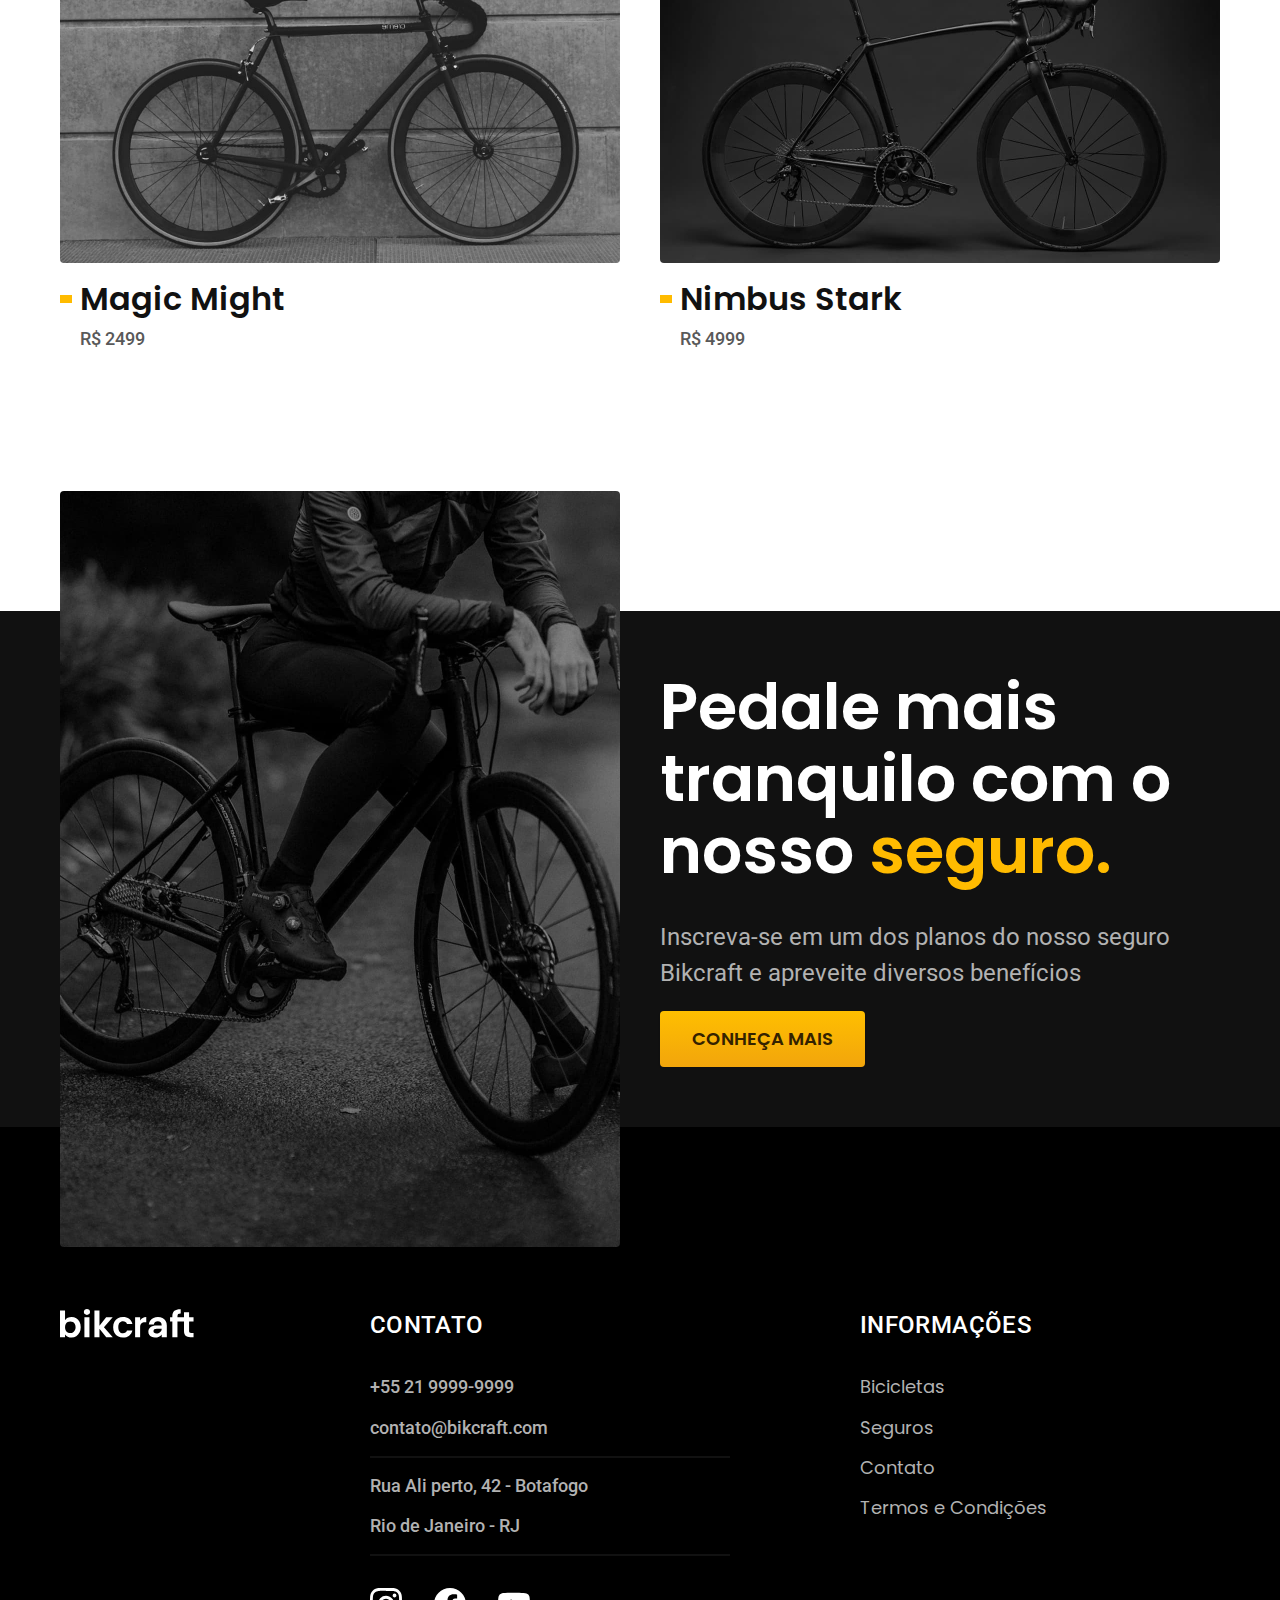
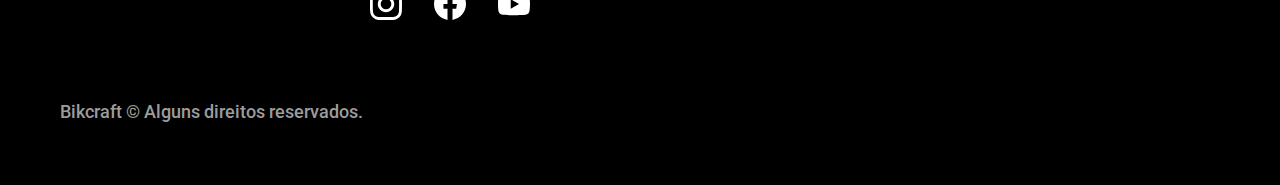
<file: bicicletas/nebula.html>
<!DOCTYPE html>
<html lang="pt-br">

<head>
  <meta charset="UTF-8">
  <meta name="viewport" content="width=device-width, initial-scale=1.0">
  <title>Nebula - Bikcraft</title>
  <meta name="description" content="Nebula.">

  <link rel="preload" as="style" href="../css/style.css">
  <link rel="stylesheet" href="../css/style.css">

  <link rel="preconnect" href="https://fonts.googleapis.com">
  <link rel="preconnect" href="https://fonts.gstatic.com" crossorigin>
  <link href="https://fonts.googleapis.com/css2?family=Merriweather:ital,wght@1,900&family=Poppins:wght@500;600&family=Roboto:wght@400;500&display=swap" rel="stylesheet">
</head>

<body id="bicicleta">
  <header class="header-bg">
    <div class="header container">
      <a href="../">
        <img src="../img/bikcraft.svg" width="136" height="32" alt="Bikcraft">
      </a>

      <nav aria-label="primaria">
        <ul class="header-menu font-1-m cor-0">
          <li><a href="../bicicletas.html">Bicicletas</a></li>
          <li><a href="../seguros.html">Seguros</a></li>
          <li><a href="../contato.html">Contato</a></li>
        </ul>
      </nav>
    </div>
  </header>

  <main class="titulo-bg">
    <div>
      <div class="titulo container">
        <p class="font-2-xl cor-5">R$ 3999</p>
        <h1 class="font-1-xxl cor-0">Nebula Cosmic<span class="cor-p1">.</span></h1>
      </div>
    </div>

    <div class="bicicleta container">
      <div class="bicicleta-imagens">
        <img src="../img/bicicleta/nimbus3.jpg" width="1120" height="880" alt="">
        <img src="../img/bicicleta/nimbus1.jpg" width="1120" height="880" alt="">
        <img src="../img/bicicleta/nimbus2.jpg" width="1120" height="880" alt="">
      </div>
      <div class="bicicleta-conteudo">
        <p class="font-2-l cor-5">A Nebula Cosmic é a melhor Bikcraft já criada pela nossa equipe. Ela vem equipada com os melhores acessórios, o que garante maior velocidade.</p>
        <div class="bicicleta-comprar">
          <a class="botao" href="..orcamento.html">Comprar Agora</a>
          <span class="font-1-xs cor-6"><img src="../img/icones/entrega.svg" width="16" height="16" alt=""> entrega em 5 dias</span>
          <span class="font-1-xs cor-6"><img src="../img/icones/estoque.svg" width="16" height="16" alt=""> 18 em estoque</span>
        </div>

        <h2 class="font-1-xs cor-0">Informações</h2>
        <ul class="bicicleta-informacoes">
          <li>
            <img src="../img/icones/eletrica.svg" width="32" height="32" alt="">
            <h3 class="font-1-m cor-0">Motor Elétrico</h3>
            <p class="font-2-xs cor-5">Permite você viajar distâncias inimaginaveis com a sua bike.</p>
          </li>
          <li>
            <img src="../img/icones/velocidade.svg" width="32" height="32" alt="">
            <h3 class="font-1-m cor-0">40 km/h</h3>
            <p class="font-2-xs cor-5">A mais rápida bicicleta elétrica disponível hoje no mercado.</p>
          </li>
          <li>
            <img src="../img/icones/rastreador.svg" width="32" height="32" alt="">
            <h3 class="font-1-m cor-0">Rastreador</h3>
            <p class="font-2-xs cor-5">Rastreador e sistema anti-furto para garantir o seu sossego.</p>
          </li>
          <li>
            <img src="../img/icones/carbono.svg" width="32" height="32" alt="">
            <h3 class="font-1-m cor-0">Fibra de Carbono</h3>
            <p class="font-2-xs cor-5">Maior proteção possível para a sua Bikcraft com fibra de carbono.</p>
          </li>
        </ul>
        <h2 class="font-1-xs cor-0">Ficha Técnica</h2>
        <ul class="bicicleta-ficha font-2-s cor-4">
          <li>Peso <span>9 kg</span></li>
          <li>Altura <span>60 cm</span></li>
          <li>Largura <span>120 cm</span></li>
          <li>Profundidade <span>10 cm</span></li>
          <li>Marchas <span>16</span></li>
          <li>Roda <span>29</span></li>
        </ul>
      </div>
    </div>
  </main>

  <article class="bicicletas-lista container">
    <h2 class="font-1-xxl">escolha a sua<span class="cor-p1">.</span></h2>
    <ul>
      <li>
        <a href="./magic.html">
          <img src="../img/bicicletas/magic.jpg" width="1120" height="680" alt="Bicicleta preta">
          <h3 class="font-1-xl">Magic Might</h3>
          <span class="font-2-m cor-8">R$ 2499</span>
        </a>
      </li>

      <li>
        <a href="./nimbus.html">
          <img src="../img/bicicletas/nimbus.jpg" alt="Bicicleta preta">
          <h3 class="font-1-xl">Nimbus Stark</h3>
          <span class="font-2-m cor-8">R$ 4999</span>
        </a>
      </li>
    </ul>
  </article>

  <article class="seguro-bg">
    <div class="seguro container">
      <div class="seguro-imagem">
        <img src="../img/fotos/seguros.jpg" width="1360" height="1512" alt="Pessoa parada em cima de uma bicicleta.">
      </div>
      <div class="seguro-conteudo">
        <h2 class="font-1-xxl cor-0">Pedale mais tranquilo com o nosso <span class="cor-p1">seguro.</span></h2>
        <p class="font-2-l cor-5">Inscreva-se em um dos planos do nosso seguro Bikcraft e apreveite diversos benefícios</p>
        <a class="botao" href="">Conheça Mais</a>
      </div>
    </div>
  </article>

  <footer class="footer-bg">
    <div class="footer container">
      <img src="../img/bikcraft.svg" width="136" height="32" alt="Bikcraft">
      <div class="footer-contato">
        <h3 class="font-2-l-b cor-0">Contato</h3>
        <ul class="font-2-m cor-5">
          <li><a href="tel:+5521999999999">+55 21 9999-9999</a></li>
          <li><a href="mailto:contato@bikcraft.com">contato@bikcraft.com</a></li>
          <li>Rua Ali perto, 42 - Botafogo</li>
          <li>Rio de Janeiro - RJ</li>
        </ul>
        <div class="footer-redes">
          <a href="../">
            <img src="../img/redes/instagram.svg" width="32" height="32" alt="Instagram">
          </a>
          <a href="../">
            <img src="../img/redes/facebook.svg" width="32" height="32" alt="Facebook">
          </a>
          <a href="../">
            <img src="../img/redes/youtube.svg" width="32" height="32" alt="Youtube">
          </a>
        </div>
      </div>
      <div class="footer-informacoes">
        <h3 class="font-2-l-b cor-0">Informações</h3>
        <nav>
          <ul class="font-1-m cor-5">
            <li><a href="../bicicletas.html">Bicicletas</a></li>
            <li><a href="../seguros.html">Seguros</a></li>
            <li><a href="../contato.html">Contato</a></li>
            <li><a href="../termos.html">Termos e Condições</a></li>
          </ul>
        </nav>
      </div>
      <p class="footer-copy font-2-m cor-6">Bikcraft © Alguns direitos reservados.</p>
    </div>
  </footer>
</file>
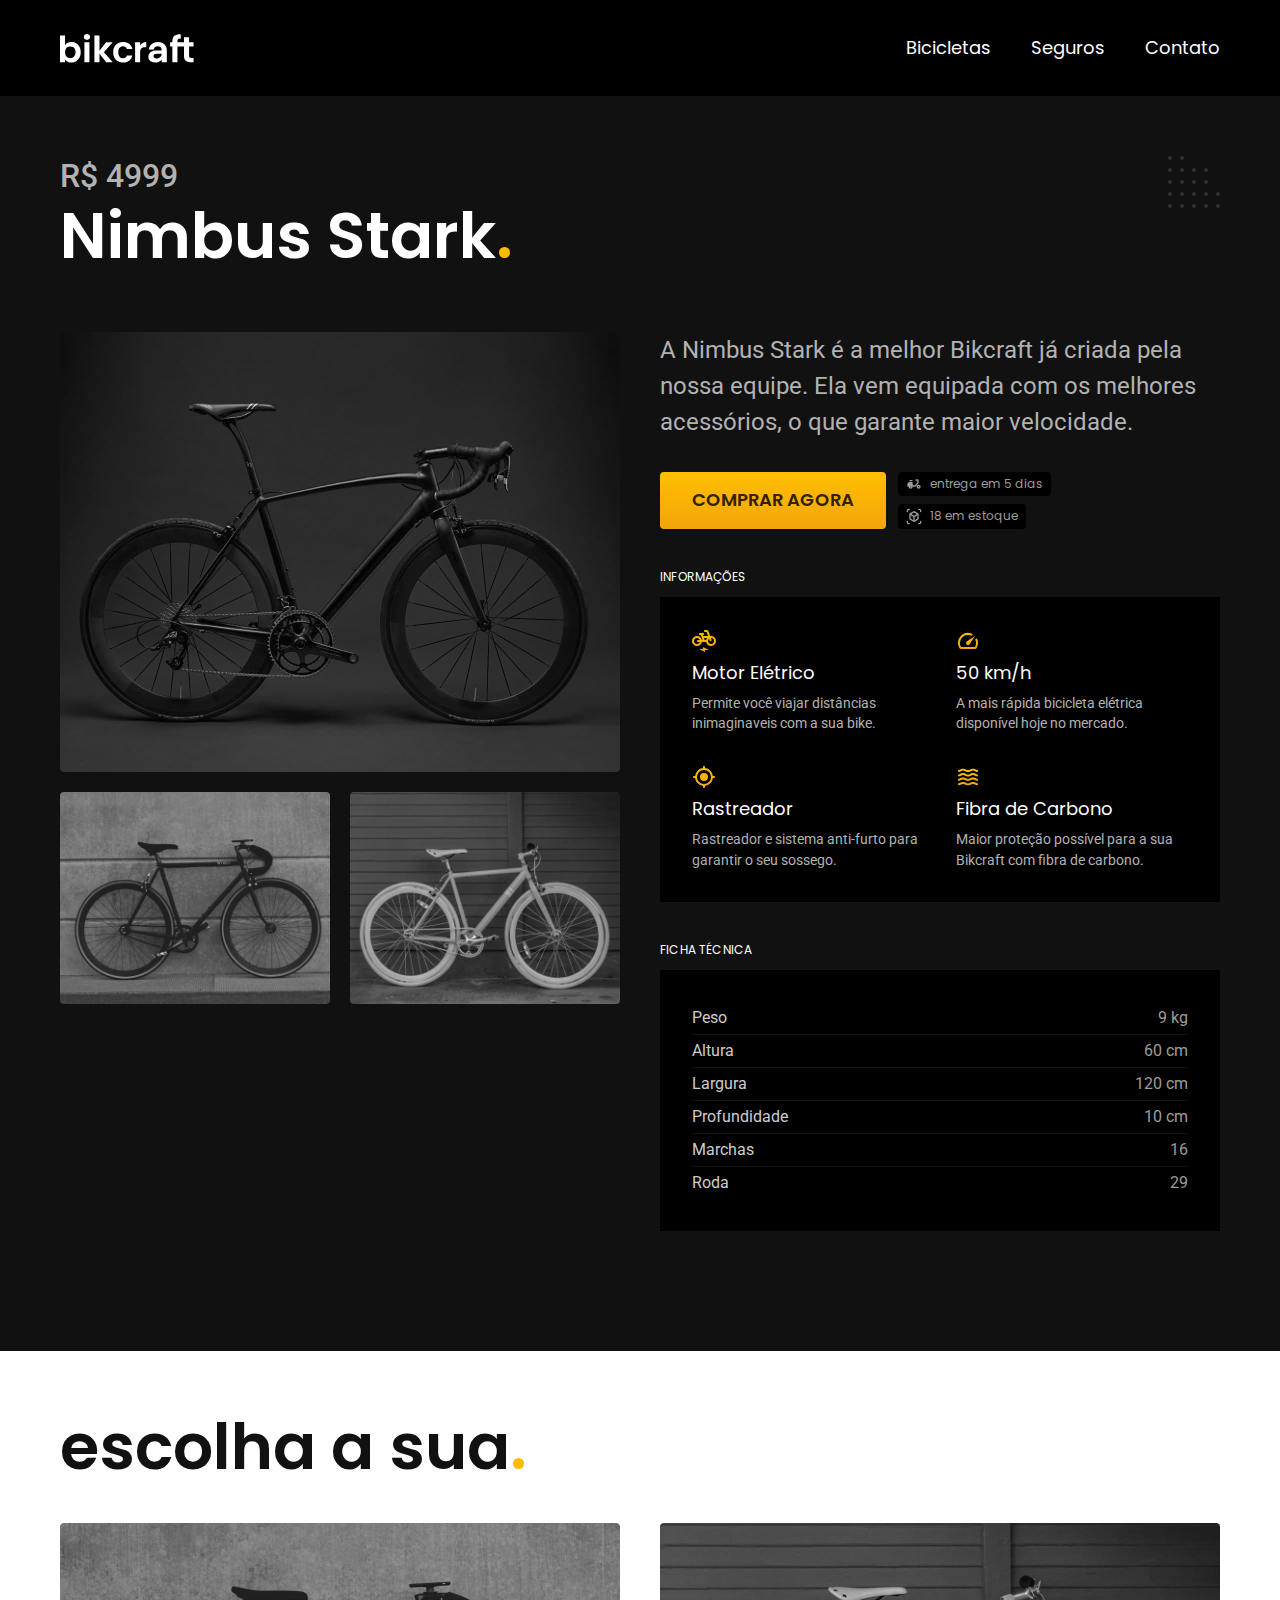
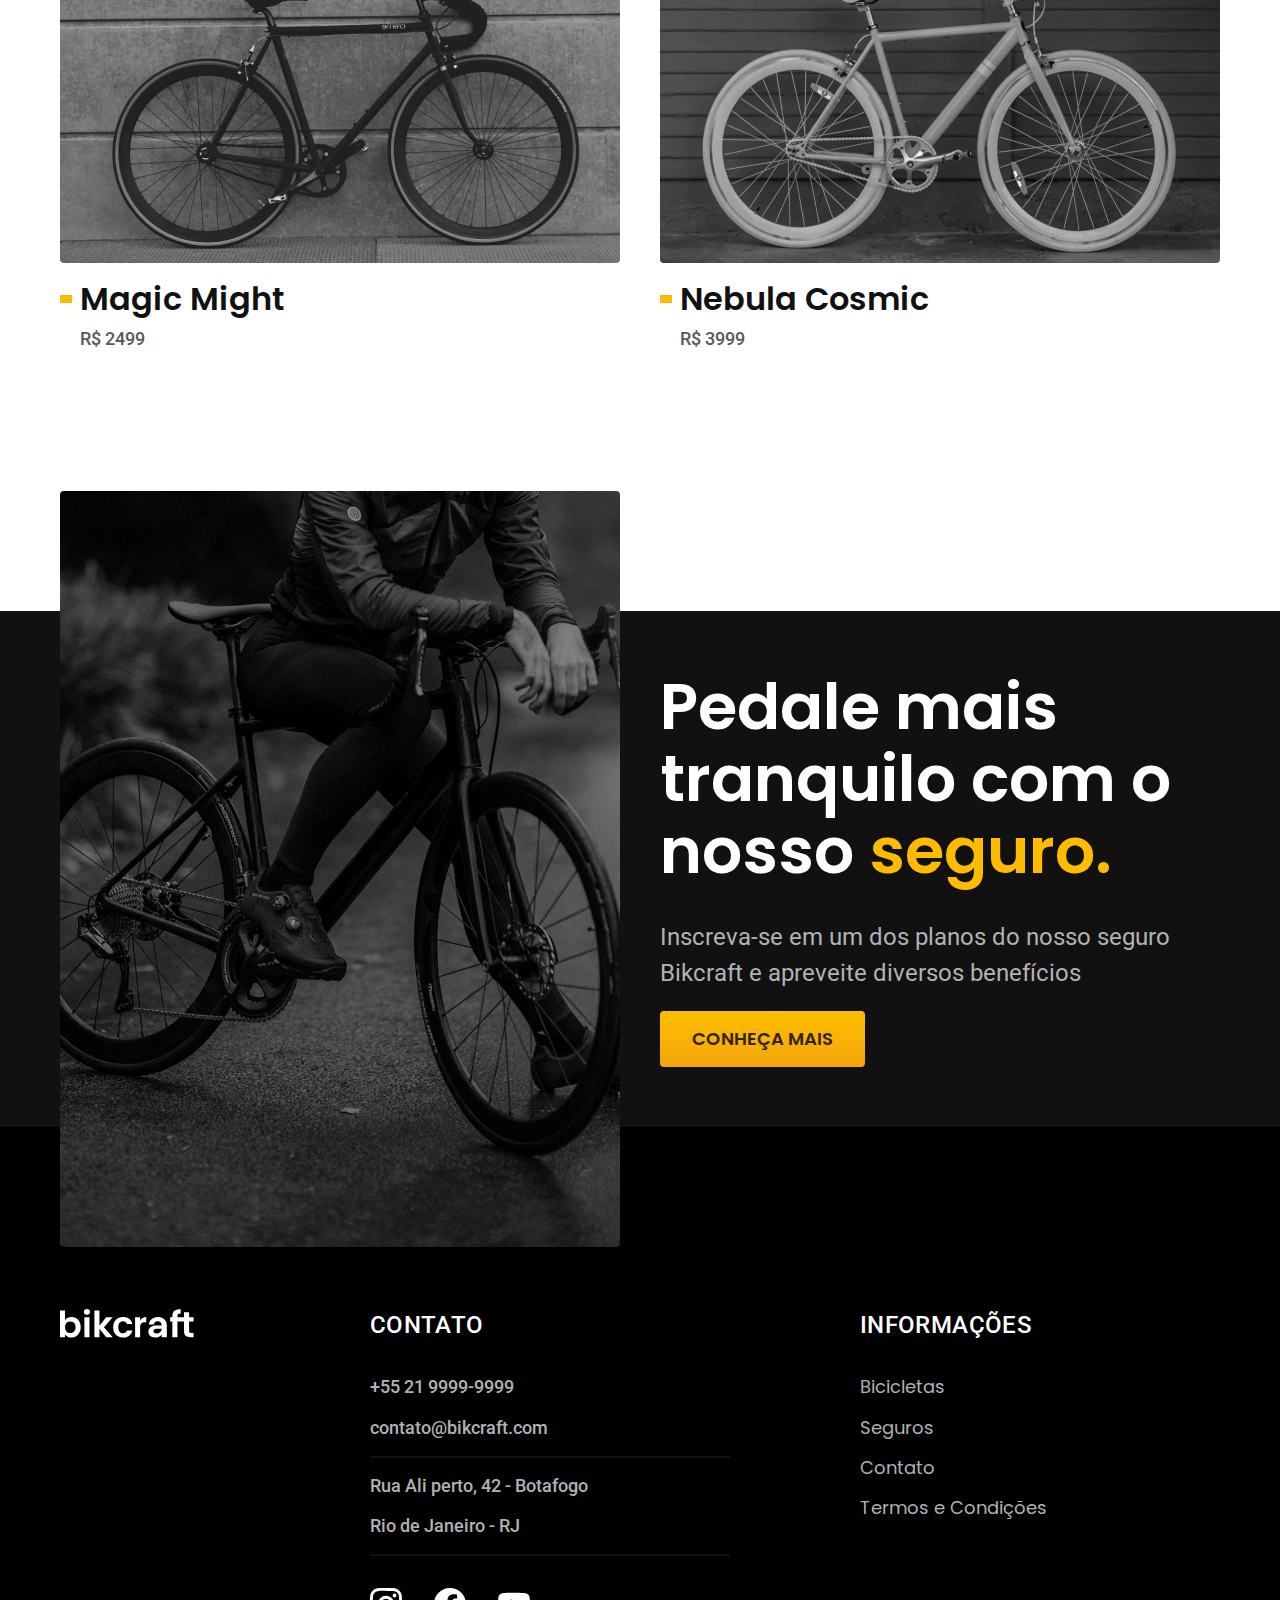
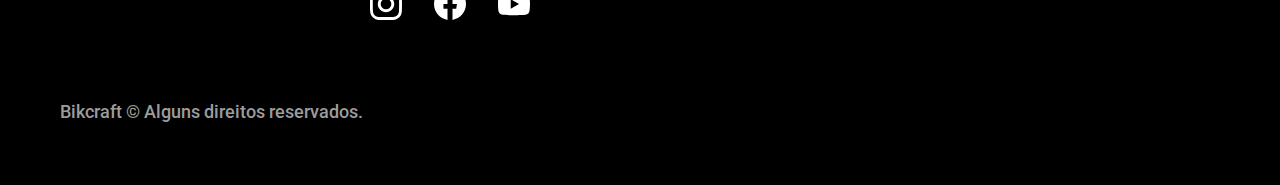
<file: bicicletas/nimbus.html>
<!DOCTYPE html>
<html lang="pt-br">

<head>
  <meta charset="UTF-8">
  <meta name="viewport" content="width=device-width, initial-scale=1.0">
  <title>Nimbus - Bikcraft</title>
  <meta name="description" content="Nimbus">

  <link rel="preload" as="style" href="../css/style.css">
  <link rel="stylesheet" href="../css/style.css">

  <link rel="preconnect" href="https://fonts.googleapis.com">
  <link rel="preconnect" href="https://fonts.gstatic.com" crossorigin>
  <link href="https://fonts.googleapis.com/css2?family=Merriweather:ital,wght@1,900&family=Poppins:wght@500;600&family=Roboto:wght@400;500&display=swap" rel="stylesheet">
</head>

<body id="bicicleta">
  <header class="header-bg">
    <div class="header container">
      <a href="../">
        <img src="../img/bikcraft.svg" width="136" height="32" alt="Bikcraft">
      </a>

      <nav aria-label="primaria">
        <ul class="header-menu font-1-m cor-0">
          <li><a href="../bicicletas.html">Bicicletas</a></li>
          <li><a href="../seguros.html">Seguros</a></li>
          <li><a href="../contato.html">Contato</a></li>
        </ul>
      </nav>
    </div>
  </header>

  <main class="titulo-bg">
    <div>
      <div class="titulo container">
        <p class="font-2-xl cor-5">R$ 4999</p>
        <h1 class="font-1-xxl cor-0">Nimbus Stark<span class="cor-p1">.</span></h1>
      </div>
    </div>

    <div class="bicicleta container">
      <div class="bicicleta-imagens">
        <img src="../img/bicicleta/nimbus1.jpg" width="1120" height="880" alt="">
        <img src="../img/bicicleta/nimbus2.jpg" width="1120" height="880" alt="">
        <img src="../img/bicicleta/nimbus3.jpg" width="1120" height="880" alt="">
      </div>
      <div class="bicicleta-conteudo">
        <p class="font-2-l cor-5">A Nimbus Stark é a melhor Bikcraft já criada pela nossa equipe. Ela vem equipada com os melhores acessórios, o que garante maior velocidade.</p>
        <div class="bicicleta-comprar">
          <a class="botao" href="..orcamento.html">Comprar Agora</a>
          <span class="font-1-xs cor-6"><img src="../img/icones/entrega.svg" width="16" height="16" alt=""> entrega em 5 dias</span>
          <span class="font-1-xs cor-6"><img src="../img/icones/estoque.svg" alt=""> 18 em estoque</span>
        </div>

        <h2 class="font-1-xs cor-0">Informações</h2>
        <ul class="bicicleta-informacoes">
          <li>
            <img src="../img/icones/eletrica.svg" width="32" height="32" alt="">
            <h3 class="font-1-m cor-0">Motor Elétrico</h3>
            <p class="font-2-xs cor-5">Permite você viajar distâncias inimaginaveis com a sua bike.</p>
          </li>
          <li>
            <img src="../img/icones/velocidade.svg" width="32" height="32" alt="">
            <h3 class="font-1-m cor-0">50 km/h</h3>
            <p class="font-2-xs cor-5">A mais rápida bicicleta elétrica disponível hoje no mercado.</p>
          </li>
          <li>
            <img src="../img/icones/rastreador.svg" width="32" height="32" alt="">
            <h3 class="font-1-m cor-0">Rastreador</h3>
            <p class="font-2-xs cor-5">Rastreador e sistema anti-furto para garantir o seu sossego.</p>
          </li>
          <li>
            <img src="../img/icones/carbono.svg" width="32" height="32" alt="">
            <h3 class="font-1-m cor-0">Fibra de Carbono</h3>
            <p class="font-2-xs cor-5">Maior proteção possível para a sua Bikcraft com fibra de carbono.</p>
          </li>
        </ul>
        <h2 class="font-1-xs cor-0">Ficha Técnica</h2>
        <ul class="bicicleta-ficha font-2-s cor-4">
          <li>Peso <span>9 kg</span></li>
          <li>Altura <span>60 cm</span></li>
          <li>Largura <span>120 cm</span></li>
          <li>Profundidade <span>10 cm</span></li>
          <li>Marchas <span>16</span></li>
          <li>Roda <span>29</span></li>
        </ul>
      </div>
    </div>
  </main>

  <article class="bicicletas-lista container">
    <h2 class="font-1-xxl">escolha a sua<span class="cor-p1">.</span></h2>
    <ul>
      <li>
        <a href="./magic.html">
          <img src="../img/bicicletas/magic.jpg" width="1120" height="680" alt="Bicicleta preta">
          <h3 class="font-1-xl">Magic Might</h3>
          <span class="font-2-m cor-8">R$ 2499</span>
        </a>
      </li>

      <li>
        <a href="./nebula.html">
          <img src="../img/bicicletas/nebula.jpg" width="1120" height="680" alt="Bicicleta preta">
          <h3 class="font-1-xl">Nebula Cosmic</h3>
          <span class="font-2-m cor-8">R$ 3999</span>
        </a>
      </li>
    </ul>
  </article>

  <article class="seguro-bg">
    <div class="seguro container">
      <div class="seguro-imagem">
        <img src="../img/fotos/seguros.jpg" width="1360" height="1512" alt="Pessoa parada em cima de uma bicicleta.">
      </div>
      <div class="seguro-conteudo">
        <h2 class="font-1-xxl cor-0">Pedale mais tranquilo com o nosso <span class="cor-p1">seguro.</span></h2>
        <p class="font-2-l cor-5">Inscreva-se em um dos planos do nosso seguro Bikcraft e apreveite diversos benefícios</p>
        <a class="botao" href="">Conheça Mais</a>
      </div>
    </div>
  </article>

  <footer class="footer-bg">
    <div class="footer container">
      <img src="../img/bikcraft.svg" width="136" height="32" alt="Bikcraft">
      <div class="footer-contato">
        <h3 class="font-2-l-b cor-0">Contato</h3>
        <ul class="font-2-m cor-5">
          <li><a href="tel:+5521999999999">+55 21 9999-9999</a></li>
          <li><a href="mailto:contato@bikcraft.com">contato@bikcraft.com</a></li>
          <li>Rua Ali perto, 42 - Botafogo</li>
          <li>Rio de Janeiro - RJ</li>
        </ul>
        <div class="footer-redes">
          <a href="../">
            <img src="../img/redes/instagram.svg" width="32" height="32" alt="Instagram">
          </a>
          <a href="../">
            <img src="../img/redes/facebook.svg" width="32" height="32" alt="Facebook">
          </a>
          <a href="../">
            <img src="../img/redes/youtube.svg" width="32" height="32" alt="Youtube">
          </a>
        </div>
      </div>
      <div class="footer-informacoes">
        <h3 class="font-2-l-b cor-0">Informações</h3>
        <nav>
          <ul class="font-1-m cor-5">
            <li><a href="../bicicletas.html">Bicicletas</a></li>
            <li><a href="../seguros.html">Seguros</a></li>
            <li><a href="../contato.html">Contato</a></li>
            <li><a href="../termos.html">Termos e Condições</a></li>
          </ul>
        </nav>
      </div>
      <p class="footer-copy font-2-m cor-6">Bikcraft © Alguns direitos reservados.</p>
    </div>
  </footer>
</file>
<file: css/style.css>
@import "./global/global.css";
@import "./utilidades/tipografia.css";
@import "./utilidades/cores.css";

@import "./global/header.css";
@import "./global/footer.css";


/* Utilidades */
@import "./utilidades/componentes.css";
@import "./utilidades/formulario.css";


/* Home*/
@import "./home/introducao.css";
@import "./home/tecnologia.css";
@import "./home/parceiros.css";
@import "./home/depoimento.css";

/* bicicletas*/
 @import "./bicicletas/bicicletas-lista.css";
 @import "./bicicletas/bicicletas.css";

/* bicicleta*/ 
@import "./bicicleta/bicicleta.css";
@import "./bicicleta/seguro.css";


/* seguros*/
@import "./seguros/seguros.css";
@import "./seguros/vantagens.css";
@import "./seguros/perguntas.css";


/* contato*/
@import "./contato/contato.css";
@import "./contato/lojas.css";


/* orçamento*/
@import "./orcamento/orcamento.css";

/* Termos*/
@import "./termos/termos.css";
</file>
